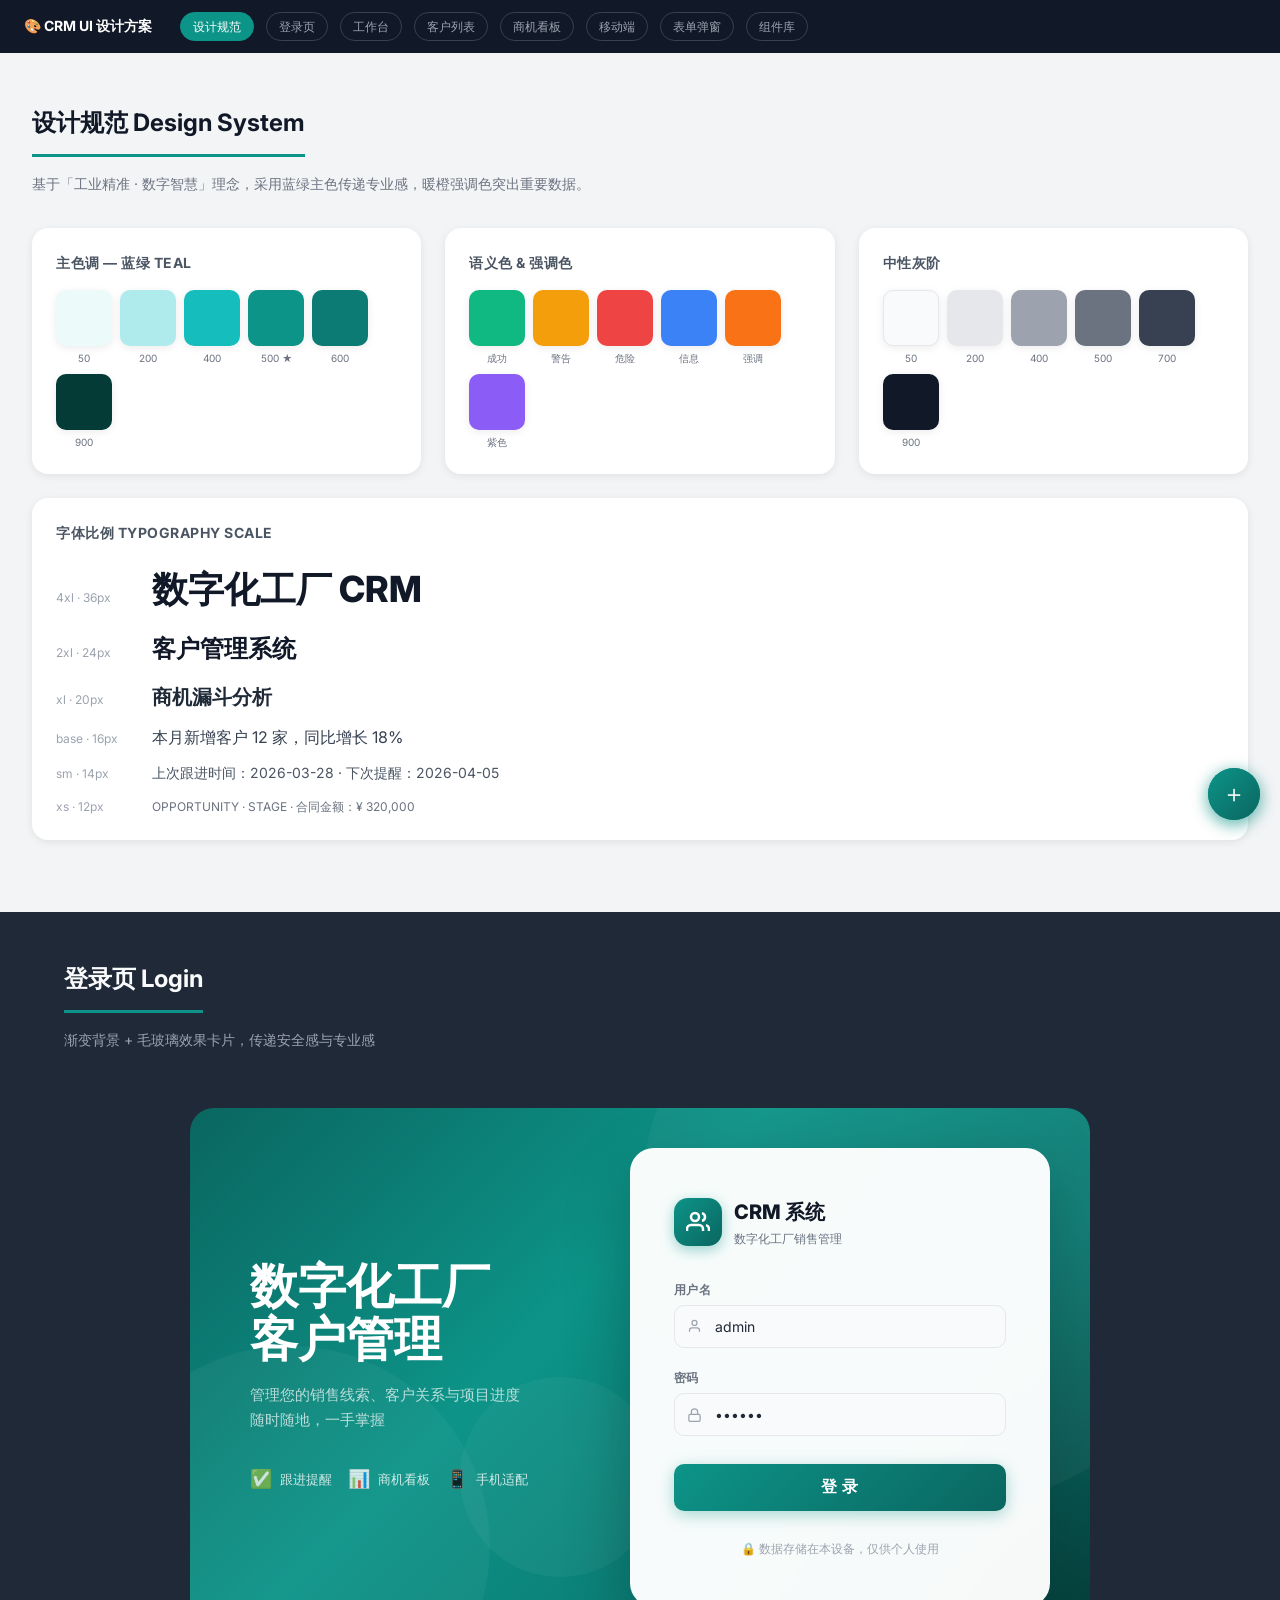
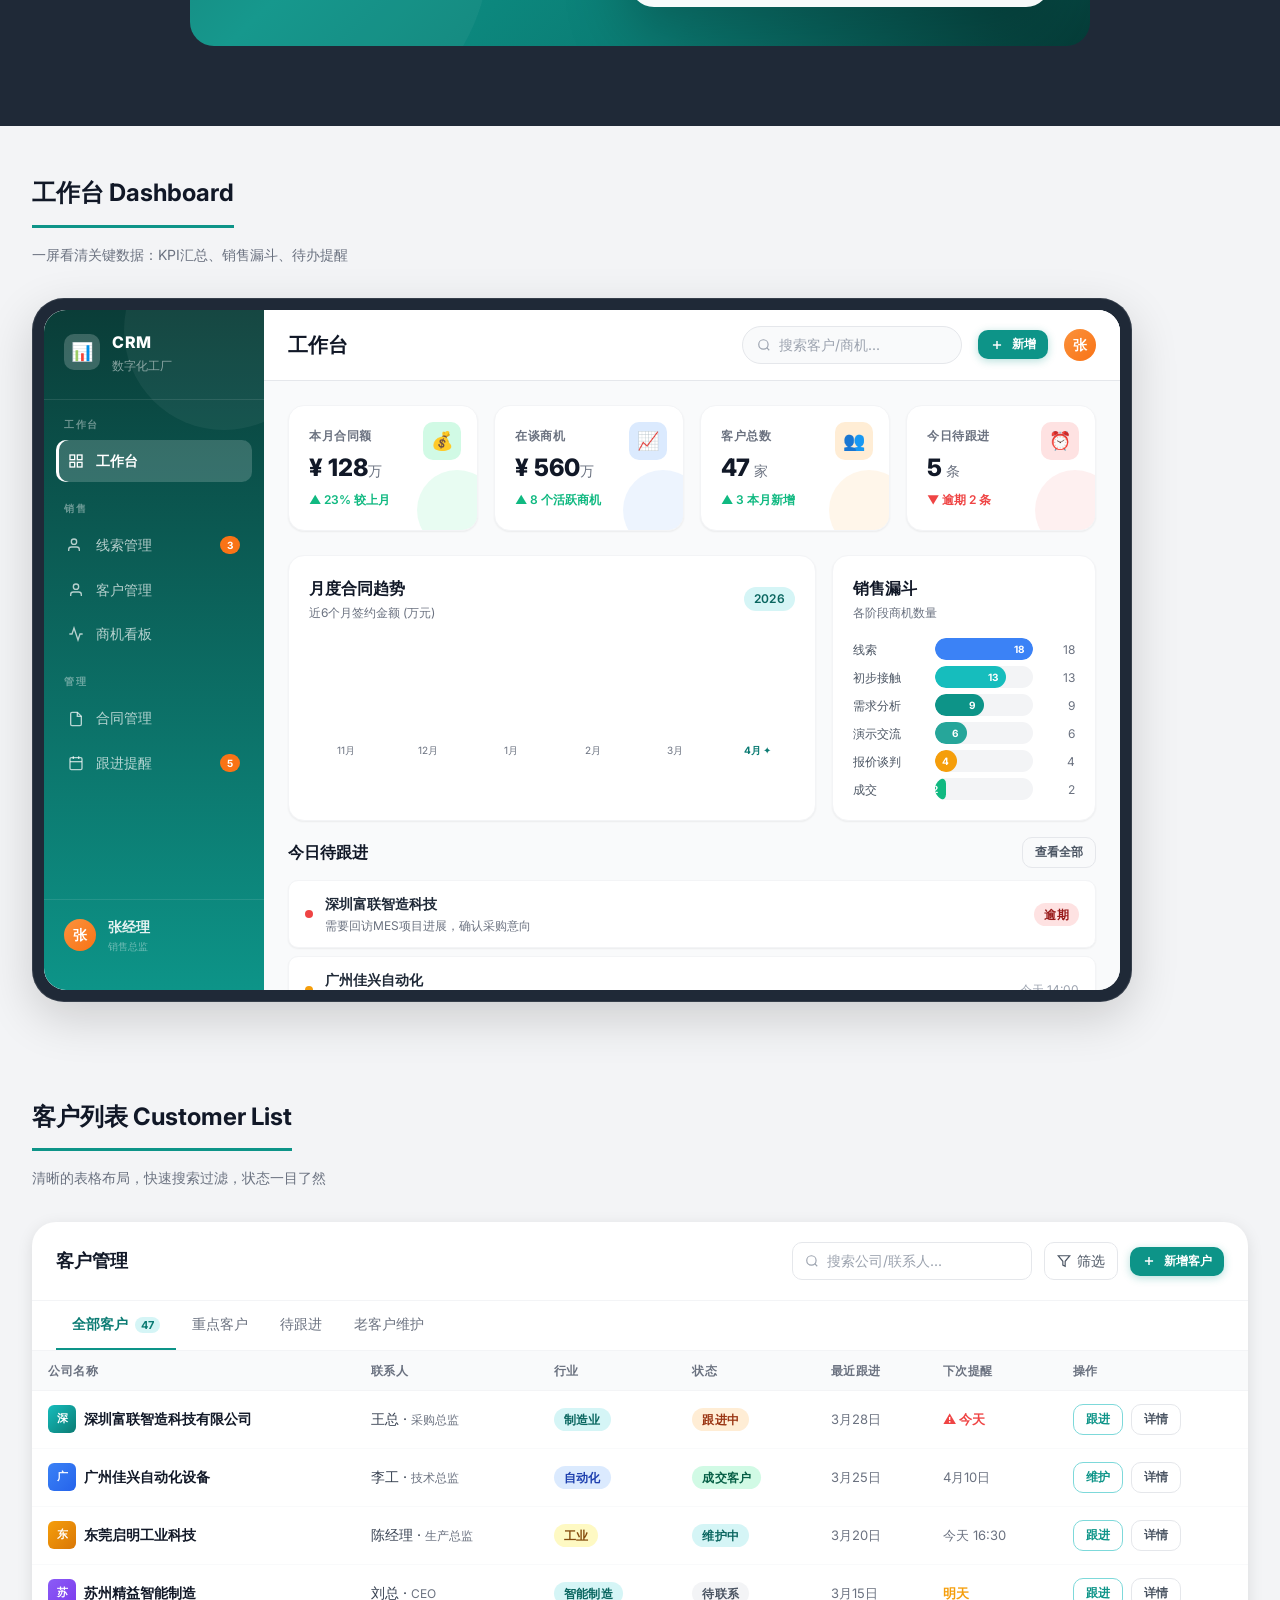
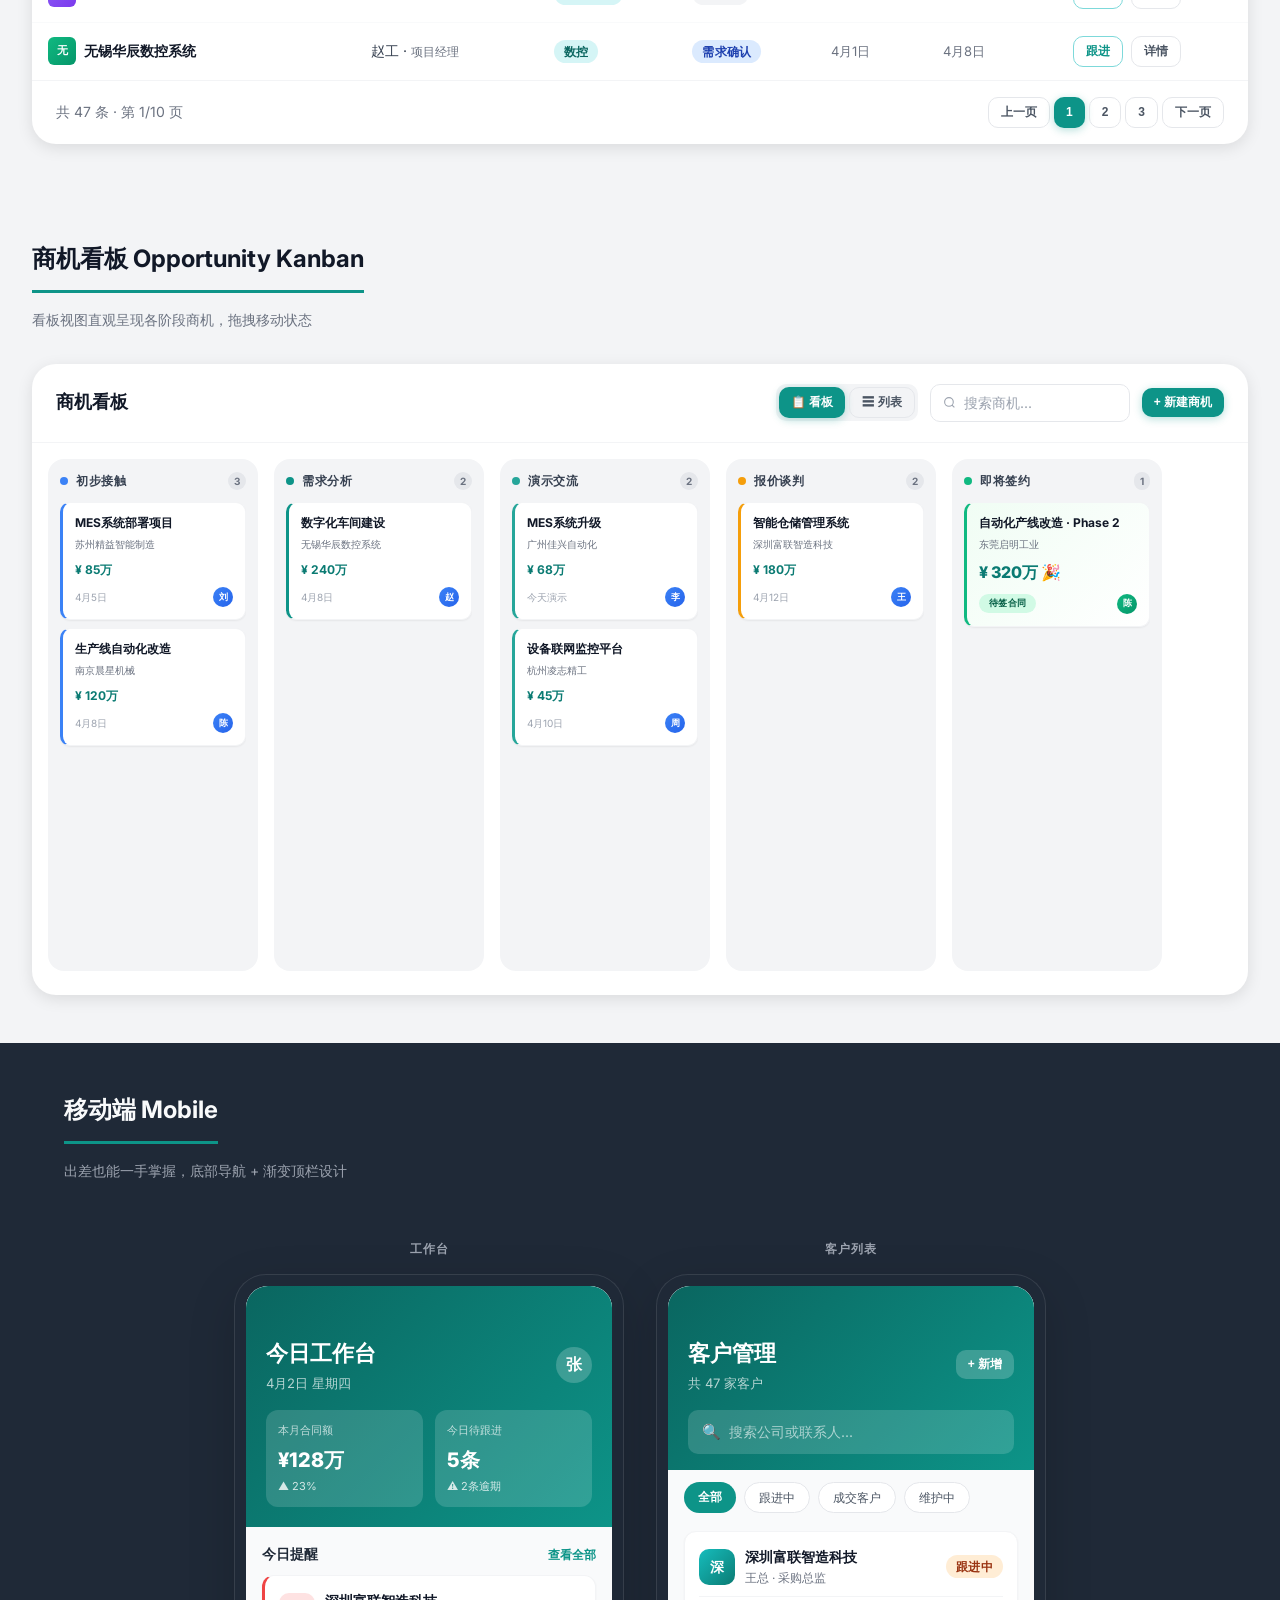
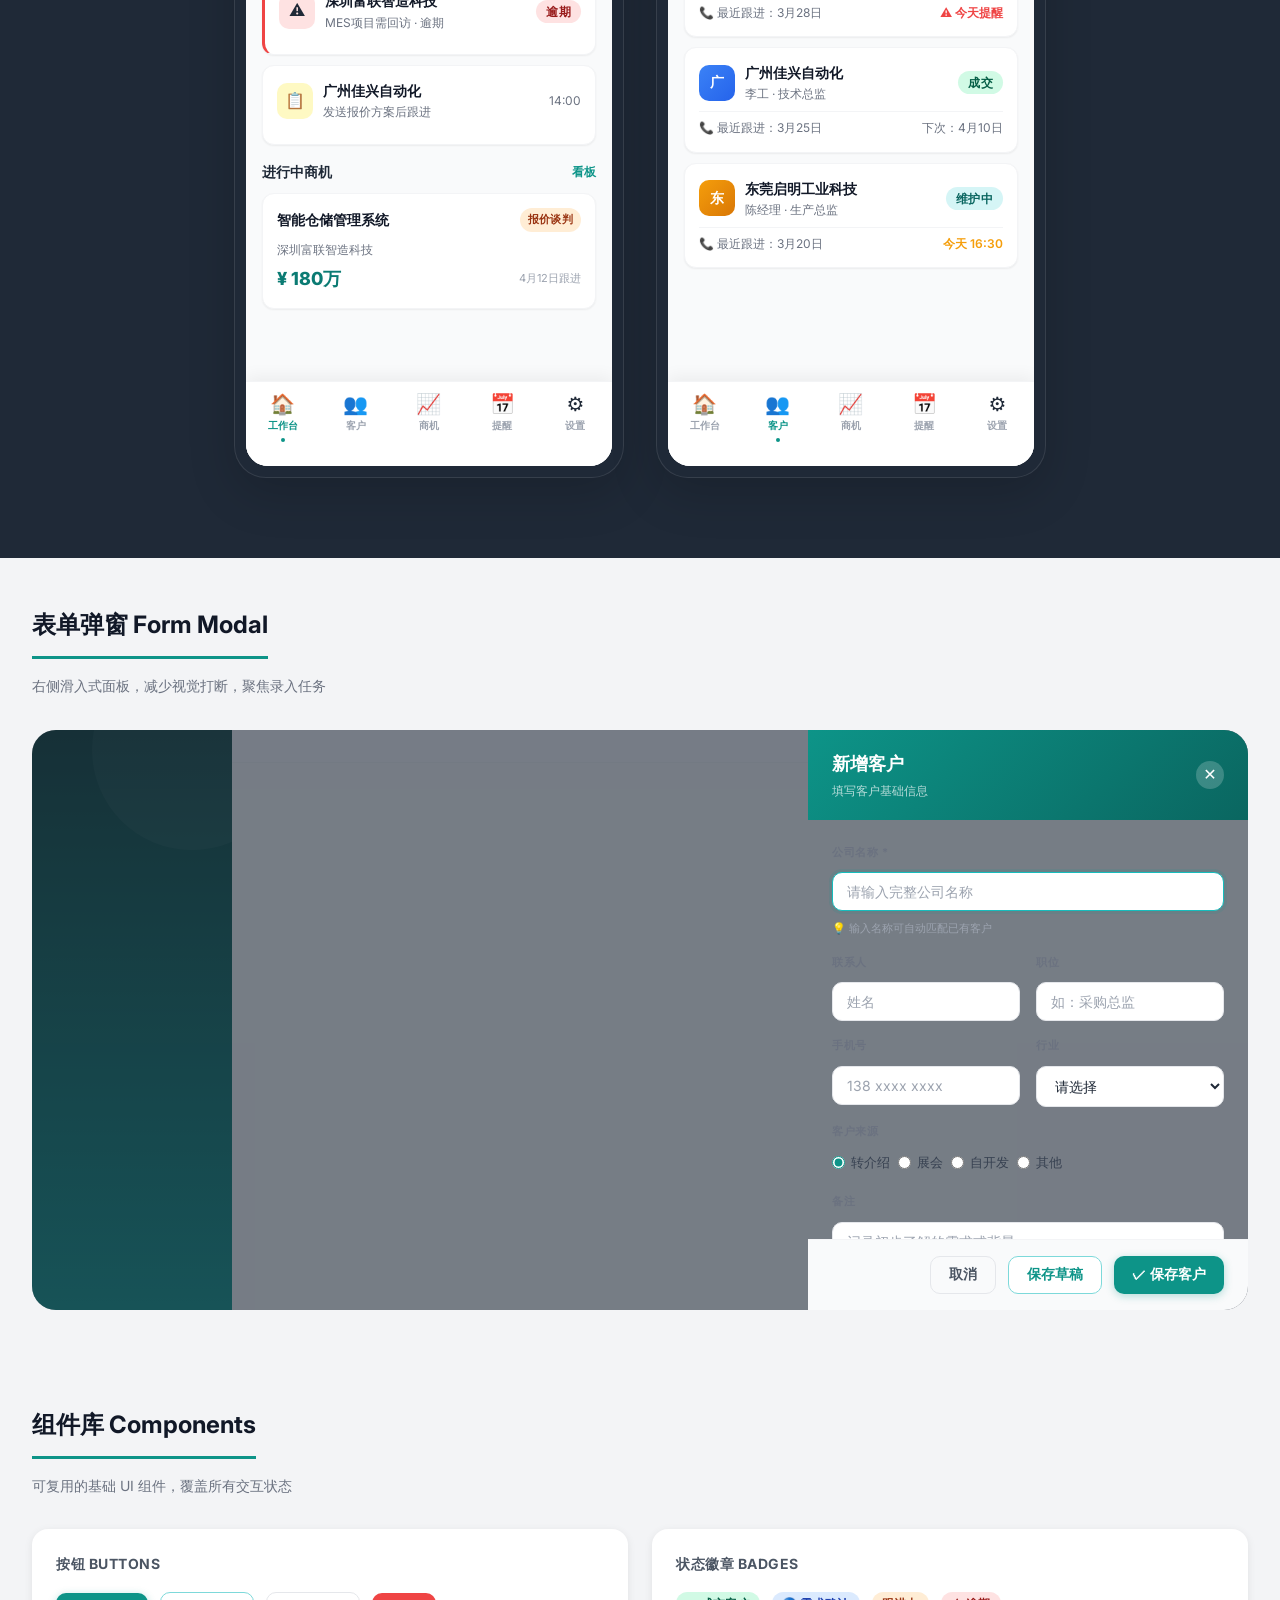
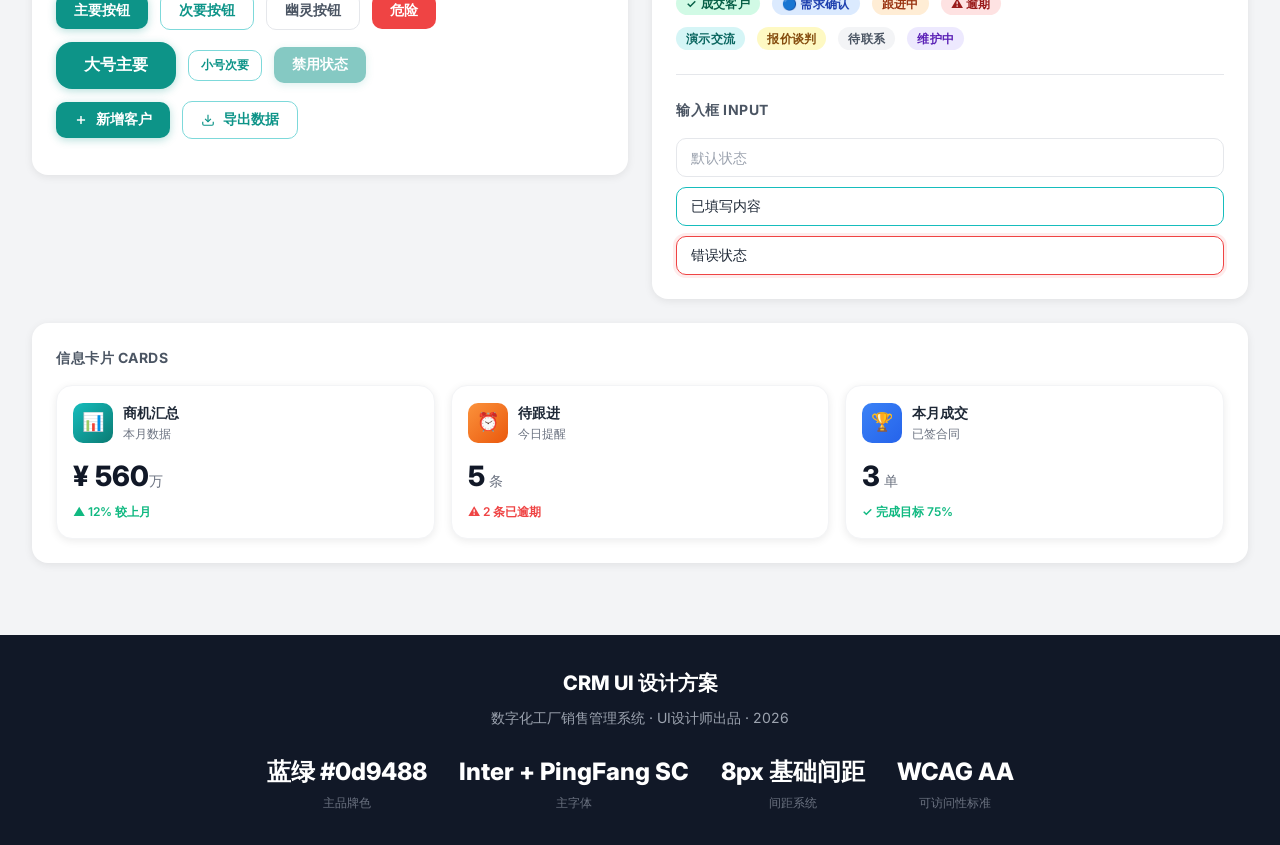
<file: ui-design-proposal.html>
<!DOCTYPE html>
<html lang="zh-CN">
<head>
<meta charset="UTF-8">
<meta name="viewport" content="width=device-width, initial-scale=1.0">
<title>CRM 系统 · UI 设计方案</title>
<link rel="preconnect" href="https://fonts.googleapis.com">
<link href="https://fonts.googleapis.com/css2?family=Inter:wght@400;500;600;700&display=swap" rel="stylesheet">
<style>
/* =====================================================
   设计令牌系统 Design Tokens
   ===================================================== */
:root {
  /* 主色 - 工业蓝绿（数字化工厂感） */
  --primary-50:  #edfafa;
  --primary-100: #d5f5f6;
  --primary-200: #afeaec;
  --primary-300: #7dd9da;
  --primary-400: #16bdbd;
  --primary-500: #0d9488;  /* 核心品牌色 */
  --primary-600: #0b7b73;
  --primary-700: #0a6660;
  --primary-800: #084f4a;
  --primary-900: #053b37;

  /* 辅助色 - 暖橙（强调/预警） */
  --accent-400: #fb923c;
  --accent-500: #f97316;

  /* 语义色 */
  --success:  #10b981;
  --warning:  #f59e0b;
  --danger:   #ef4444;
  --info:     #3b82f6;

  /* 中性灰 */
  --gray-50:  #f9fafb;
  --gray-100: #f3f4f6;
  --gray-200: #e5e7eb;
  --gray-300: #d1d5db;
  --gray-400: #9ca3af;
  --gray-500: #6b7280;
  --gray-600: #4b5563;
  --gray-700: #374151;
  --gray-800: #1f2937;
  --gray-900: #111827;

  /* 字体 */
  --font: 'Inter', 'PingFang SC', 'Microsoft YaHei', system-ui, sans-serif;

  /* 字号比例 */
  --text-xs:   0.75rem;
  --text-sm:   0.875rem;
  --text-base: 1rem;
  --text-lg:   1.125rem;
  --text-xl:   1.25rem;
  --text-2xl:  1.5rem;
  --text-3xl:  1.875rem;
  --text-4xl:  2.25rem;

  /* 间距 */
  --sp-1: 4px; --sp-2: 8px; --sp-3: 12px; --sp-4: 16px;
  --sp-5: 20px; --sp-6: 24px; --sp-8: 32px; --sp-10: 40px;
  --sp-12: 48px; --sp-16: 64px;

  /* 圆角 */
  --radius-sm: 6px;
  --radius-md: 10px;
  --radius-lg: 16px;
  --radius-xl: 24px;
  --radius-full: 9999px;

  /* 阴影 */
  --shadow-xs: 0 1px 2px rgba(0,0,0,.06);
  --shadow-sm: 0 2px 8px rgba(0,0,0,.08);
  --shadow-md: 0 4px 16px rgba(0,0,0,.10);
  --shadow-lg: 0 8px 32px rgba(0,0,0,.12);
  --shadow-xl: 0 16px 48px rgba(0,0,0,.16);

  /* 过渡 */
  --ease: 200ms cubic-bezier(.4,0,.2,1);
}

/* =====================================================
   页面导航框架（仅设计稿用）
   ===================================================== */
* { margin:0; padding:0; box-sizing:border-box; }
body {
  font-family: var(--font);
  background: var(--gray-100);
  color: var(--gray-800);
  line-height: 1.6;
}
.doc-nav {
  position: fixed; top:0; left:0; right:0; z-index:1000;
  background: var(--gray-900);
  padding: var(--sp-3) var(--sp-6);
  display: flex; align-items: center; gap: var(--sp-3);
  flex-wrap: wrap;
}
.doc-nav-title { color:#fff; font-weight:700; font-size:var(--text-sm); margin-right: var(--sp-4); white-space:nowrap; }
.doc-nav a {
  color: var(--gray-400); font-size: var(--text-xs); font-weight:500;
  text-decoration:none; padding: var(--sp-1) var(--sp-3);
  border-radius: var(--radius-full); border:1px solid var(--gray-700);
  transition: var(--ease); white-space:nowrap;
}
.doc-nav a:hover, .doc-nav a.active { color:#fff; background: var(--primary-500); border-color: var(--primary-500); }
.doc-body { padding-top: 56px; }

/* =====================================================
   设计规范区块
   ===================================================== */
.section {
  padding: var(--sp-12) var(--sp-8);
  max-width: 1280px; margin: 0 auto;
}
.section-title {
  font-size: var(--text-2xl); font-weight:700;
  color: var(--gray-900); margin-bottom: var(--sp-2);
  padding-bottom: var(--sp-3); border-bottom:3px solid var(--primary-500);
  display:inline-block;
}
.section-desc {
  color: var(--gray-500); font-size: var(--text-sm);
  margin-bottom: var(--sp-8); margin-top: var(--sp-2);
}
.row { display:flex; gap: var(--sp-6); flex-wrap:wrap; margin-bottom: var(--sp-6); }
.col { flex:1; min-width:200px; }

/* 颜色展示 */
.swatch-grid { display:flex; gap: var(--sp-2); flex-wrap:wrap; }
.swatch {
  width:56px; height:56px; border-radius: var(--radius-md);
  box-shadow: var(--shadow-sm); cursor:default;
  transition: transform var(--ease);
}
.swatch:hover { transform:scale(1.1); }
.swatch-label { font-size:10px; color: var(--gray-500); text-align:center; margin-top:4px; }

/* 字体展示 */
.typo-row { display:flex; flex-direction:column; gap: var(--sp-3); }
.typo-item { display:flex; align-items:baseline; gap: var(--sp-4); }
.typo-meta { font-size:var(--text-xs); color:var(--gray-400); width:80px; flex-shrink:0; }

/* =====================================================
   通用组件
   ===================================================== */
.badge {
  display:inline-flex; align-items:center; gap:4px;
  padding: 2px 10px; border-radius: var(--radius-full);
  font-size: var(--text-xs); font-weight:600; letter-spacing:.3px;
}
.badge-green  { background:#d1fae5; color:#065f46; }
.badge-blue   { background:#dbeafe; color:#1e40af; }
.badge-orange { background:#ffedd5; color:#9a3412; }
.badge-red    { background:#fee2e2; color:#991b1b; }
.badge-gray   { background:var(--gray-100); color:var(--gray-600); }
.badge-teal   { background:var(--primary-100); color:var(--primary-700); }
.badge-yellow { background:#fef9c3; color:#854d0e; }

.btn {
  display:inline-flex; align-items:center; gap: var(--sp-2);
  padding: 9px 18px; border-radius: var(--radius-md);
  font-size: var(--text-sm); font-weight:600;
  border:none; cursor:pointer; transition: var(--ease);
  text-decoration:none; white-space:nowrap;
}
.btn-primary {
  background: var(--primary-500); color:#fff;
  box-shadow: 0 2px 8px rgba(13,148,136,.3);
}
.btn-primary:hover { background: var(--primary-600); transform:translateY(-1px); box-shadow: 0 4px 14px rgba(13,148,136,.4); }
.btn-outline {
  background:#fff; color: var(--primary-500);
  border:1.5px solid var(--primary-300);
}
.btn-outline:hover { background: var(--primary-50); border-color: var(--primary-500); }
.btn-ghost {
  background:transparent; color: var(--gray-600);
  border:1.5px solid var(--gray-200);
}
.btn-ghost:hover { background: var(--gray-100); }
.btn-danger { background: var(--danger); color:#fff; }
.btn-sm { padding: 6px 12px; font-size: var(--text-xs); }
.btn-lg { padding: 13px 28px; font-size: var(--text-base); border-radius: var(--radius-lg); }
.btn-icon { padding: 8px; border-radius: var(--radius-md); width:36px; height:36px; justify-content:center; }

.card {
  background:#fff; border-radius: var(--radius-lg);
  box-shadow: var(--shadow-sm);
  border:1px solid var(--gray-100);
  overflow:hidden;
}
.card-hover { transition: var(--ease); }
.card-hover:hover { box-shadow: var(--shadow-md); transform:translateY(-2px); }

.input {
  width:100%; padding: 10px 14px;
  border:1.5px solid var(--gray-200);
  border-radius: var(--radius-md);
  font-size: var(--text-sm); font-family: var(--font);
  color: var(--gray-800); background:#fff;
  outline:none; transition: var(--ease);
}
.input:focus { border-color: var(--primary-400); box-shadow: 0 0 0 3px rgba(13,148,136,.12); }
.input::placeholder { color: var(--gray-400); }
label { font-size: var(--text-xs); font-weight:600; color: var(--gray-600); display:block; margin-bottom:5px; letter-spacing:.3px; text-transform:uppercase; }

/* SVG图标（内联） */
svg { display:inline-block; vertical-align:middle; }

/* =====================================================
   屏幕外框（模拟设备）
   ===================================================== */
.device-frame {
  background: var(--gray-800);
  border-radius: 32px;
  padding: 12px;
  box-shadow: var(--shadow-xl), inset 0 0 0 1px rgba(255,255,255,.1);
  display:inline-block;
}
.device-screen {
  border-radius: 22px; overflow:hidden;
  background:#fff; position:relative;
}
.device-mobile { width:390px; }
.device-mobile .device-screen { height:780px; overflow-y:auto; }
.device-desktop { width:1100px; }
.device-desktop .device-screen { height:680px; overflow:hidden; }

/* =====================================================
   ① 登录页设计
   ===================================================== */
.login-page {
  min-height:100vh;
  background: linear-gradient(135deg, #0a6660 0%, #0d9488 40%, #0b7b73 70%, #053b37 100%);
  display:flex; align-items:center; justify-content:center;
  position:relative; overflow:hidden;
}
.login-bg-circle {
  position:absolute; border-radius:50%;
  background: rgba(255,255,255,.04);
}
.login-bg-circle:nth-child(1) { width:600px; height:600px; top:-200px; right:-150px; }
.login-bg-circle:nth-child(2) { width:400px; height:400px; bottom:-100px; left:-100px; }
.login-bg-circle:nth-child(3) { width:200px; height:200px; top:50%; left:30%; }
.login-card {
  background: rgba(255,255,255,.97);
  backdrop-filter: blur(20px);
  border-radius: 24px;
  padding: 48px 44px;
  width: 420px;
  box-shadow: 0 24px 64px rgba(0,0,0,.25);
  position:relative; z-index:1;
}
.login-logo {
  display:flex; align-items:center; gap: var(--sp-3); margin-bottom: var(--sp-8);
}
.login-logo-icon {
  width:48px; height:48px; border-radius:14px;
  background: linear-gradient(135deg, var(--primary-500), var(--primary-700));
  display:flex; align-items:center; justify-content:center;
  box-shadow: 0 4px 14px rgba(13,148,136,.4);
}
.login-logo-text h1 { font-size: var(--text-xl); font-weight:800; color: var(--gray-900); }
.login-logo-text p { font-size: var(--text-xs); color: var(--gray-500); margin-top:1px; }
.login-form { display:flex; flex-direction:column; gap: var(--sp-5); }
.login-field label { font-size: var(--text-xs); font-weight:700; color: var(--gray-500); margin-bottom:6px; }
.login-input-wrap { position:relative; }
.login-input-wrap svg { position:absolute; left:13px; top:50%; transform:translateY(-50%); color: var(--gray-400); }
.login-input {
  width:100%; padding: 12px 14px 12px 40px;
  border:1.5px solid var(--gray-200); border-radius: var(--radius-md);
  font-size: var(--text-sm); font-family: var(--font); outline:none;
  transition: var(--ease); background: var(--gray-50); color: var(--gray-800);
}
.login-input:focus { border-color: var(--primary-400); background:#fff; box-shadow: 0 0 0 3px rgba(13,148,136,.12); }
.login-btn {
  width:100%; padding:13px; border-radius: var(--radius-md);
  background: linear-gradient(135deg, var(--primary-500), var(--primary-700));
  color:#fff; font-size: var(--text-base); font-weight:700;
  border:none; cursor:pointer; margin-top: var(--sp-2);
  box-shadow: 0 4px 16px rgba(13,148,136,.35);
  transition: var(--ease);
  letter-spacing:.3px;
}
.login-btn:hover { transform:translateY(-1px); box-shadow: 0 6px 20px rgba(13,148,136,.45); }
.login-hint { font-size: var(--text-xs); color: var(--gray-400); text-align:center; margin-top: var(--sp-2); }

/* =====================================================
   ② 主布局（电脑端）
   ===================================================== */
.app-layout {
  display:flex; height:680px; background: var(--gray-50); overflow:hidden;
}

/* 侧边栏 */
.sidebar {
  width:220px; flex-shrink:0;
  background: linear-gradient(180deg, #0a3d38 0%, #0d9488 100%);
  display:flex; flex-direction:column;
  padding: var(--sp-5) 0;
  position:relative; overflow:hidden;
}
.sidebar::before {
  content:''; position:absolute; top:-80px; right:-60px;
  width:200px; height:200px; border-radius:50%;
  background: rgba(255,255,255,.05);
}
.sidebar-logo {
  padding: 0 var(--sp-5) var(--sp-6);
  display:flex; align-items:center; gap: var(--sp-3);
  border-bottom:1px solid rgba(255,255,255,.1);
  margin-bottom: var(--sp-4);
}
.sidebar-logo-icon {
  width:36px; height:36px; border-radius:10px;
  background: rgba(255,255,255,.2);
  display:flex; align-items:center; justify-content:center;
  font-size:18px;
}
.sidebar-logo-text { color:#fff; font-size:var(--text-base); font-weight:800; letter-spacing:.5px; }
.sidebar-logo-sub { color:rgba(255,255,255,.5); font-size:var(--text-xs); }

.nav-group { padding: 0 var(--sp-3); margin-bottom: var(--sp-4); }
.nav-group-label {
  font-size:10px; font-weight:700; letter-spacing:1.5px;
  color:rgba(255,255,255,.4); padding: 0 var(--sp-2) var(--sp-2);
  text-transform:uppercase;
}
.nav-item {
  display:flex; align-items:center; gap: var(--sp-3);
  padding: 10px var(--sp-3); border-radius: var(--radius-md);
  color:rgba(255,255,255,.7); font-size: var(--text-sm); font-weight:500;
  cursor:pointer; transition: var(--ease); margin-bottom:2px;
  position:relative;
}
.nav-item:hover { background:rgba(255,255,255,.1); color:#fff; }
.nav-item.active {
  background:rgba(255,255,255,.18);
  color:#fff; font-weight:700;
  box-shadow: inset 3px 0 0 #fff;
}
.nav-item .nav-badge {
  margin-left:auto; background:var(--accent-500);
  color:#fff; font-size:10px; font-weight:700;
  padding:1px 6px; border-radius: var(--radius-full);
  min-width:20px; text-align:center;
}
.sidebar-footer {
  margin-top:auto; padding: var(--sp-4) var(--sp-5);
  border-top:1px solid rgba(255,255,255,.1);
  display:flex; align-items:center; gap: var(--sp-3);
}
.avatar {
  width:32px; height:32px; border-radius:50%;
  background: linear-gradient(135deg, #fb923c, #f97316);
  display:flex; align-items:center; justify-content:center;
  color:#fff; font-size:var(--text-sm); font-weight:700;
  flex-shrink:0;
}
.sidebar-user-name { color:rgba(255,255,255,.9); font-size:var(--text-sm); font-weight:600; }
.sidebar-user-role { color:rgba(255,255,255,.4); font-size:10px; }

/* 主内容区 */
.main-content { flex:1; overflow-y:auto; display:flex; flex-direction:column; }

/* 顶栏 */
.topbar {
  background:#fff; border-bottom:1px solid var(--gray-200);
  padding: var(--sp-4) var(--sp-6);
  display:flex; align-items:center; gap: var(--sp-4);
  position:sticky; top:0; z-index:10;
}
.topbar-title { font-size: var(--text-xl); font-weight:800; color: var(--gray-900); flex:1; }
.topbar-search {
  display:flex; align-items:center; gap: var(--sp-2);
  background: var(--gray-50); border:1.5px solid var(--gray-200);
  border-radius: var(--radius-full); padding: 7px 14px;
  font-size: var(--text-sm); color: var(--gray-400);
  cursor:pointer; width:220px; transition: var(--ease);
}
.topbar-search:hover { border-color: var(--primary-300); background:#fff; }

/* =====================================================
   ③ 工作台 Dashboard
   ===================================================== */
.page-content { padding: var(--sp-6); }

/* KPI 汇总条 */
.kpi-bar {
  display:grid; grid-template-columns:repeat(4,1fr); gap: var(--sp-4);
  margin-bottom: var(--sp-6);
}
.kpi-card {
  background:#fff; border-radius: var(--radius-lg);
  padding: var(--sp-5); border:1px solid var(--gray-100);
  box-shadow: var(--shadow-xs);
  transition: var(--ease); cursor:pointer;
  position:relative; overflow:hidden;
}
.kpi-card::before {
  content:''; position:absolute; bottom:-20px; right:-20px;
  width:80px; height:80px; border-radius:50%;
  background: var(--kpi-color, var(--primary-100));
  opacity:.5;
}
.kpi-card:hover { box-shadow: var(--shadow-md); transform:translateY(-2px); }
.kpi-label { font-size: var(--text-xs); font-weight:700; color: var(--gray-500); letter-spacing:.5px; text-transform:uppercase; margin-bottom: var(--sp-2); }
.kpi-value { font-size: var(--text-2xl); font-weight:800; color: var(--gray-900); line-height:1.2; }
.kpi-value span { font-size:var(--text-sm); font-weight:500; color: var(--gray-500); }
.kpi-trend { margin-top: var(--sp-2); font-size: var(--text-xs); font-weight:600; display:flex; align-items:center; gap:3px; }
.kpi-trend.up { color: var(--success); }
.kpi-trend.down { color: var(--danger); }
.kpi-icon {
  position:absolute; top: var(--sp-4); right: var(--sp-4);
  width:38px; height:38px; border-radius: var(--radius-md);
  display:flex; align-items:center; justify-content:center;
  font-size:18px;
}

/* 图表行 */
.chart-row { display:grid; grid-template-columns:2fr 1fr; gap: var(--sp-4); margin-bottom: var(--sp-4); }
.chart-card { background:#fff; border-radius: var(--radius-lg); padding: var(--sp-5); border:1px solid var(--gray-100); box-shadow: var(--shadow-xs); }
.chart-header { display:flex; align-items:center; justify-content:space-between; margin-bottom: var(--sp-4); }
.chart-title { font-size: var(--text-base); font-weight:700; color: var(--gray-900); }
.chart-subtitle { font-size: var(--text-xs); color: var(--gray-500); margin-top:2px; }

/* 虚拟柱状图 */
.bar-chart { display:flex; align-items:flex-end; gap: var(--sp-2); height:120px; }
.bar-group { display:flex; flex-direction:column; align-items:center; gap:4px; flex:1; }
.bar { border-radius: var(--radius-sm) var(--radius-sm) 0 0; width:100%; transition: var(--ease); cursor:pointer; }
.bar:hover { opacity:.8; }
.bar-label { font-size:10px; color: var(--gray-500); }

/* 漏斗图 */
.funnel { display:flex; flex-direction:column; gap:6px; }
.funnel-item { display:flex; align-items:center; gap: var(--sp-3); }
.funnel-bar-wrap { flex:1; background: var(--gray-100); border-radius: var(--radius-full); height:22px; overflow:hidden; }
.funnel-bar { height:100%; border-radius: var(--radius-full); display:flex; align-items:center; justify-content:flex-end; padding-right:8px; font-size:10px; color:#fff; font-weight:700; transition: var(--ease); }
.funnel-label { font-size:var(--text-xs); color: var(--gray-600); width:70px; flex-shrink:0; font-weight:500; }
.funnel-num { font-size:var(--text-xs); color: var(--gray-500); width:30px; text-align:right; flex-shrink:0; }

/* 待办提醒列表 */
.reminder-list { display:flex; flex-direction:column; gap: var(--sp-2); }
.reminder-item {
  display:flex; align-items:center; gap: var(--sp-3);
  padding: var(--sp-3) var(--sp-4); background:#fff;
  border-radius: var(--radius-md); border:1px solid var(--gray-100);
  box-shadow: var(--shadow-xs); cursor:pointer; transition: var(--ease);
}
.reminder-item:hover { box-shadow: var(--shadow-sm); border-color: var(--primary-200); }
.reminder-dot {
  width:8px; height:8px; border-radius:50%; flex-shrink:0;
}
.reminder-main { flex:1; min-width:0; }
.reminder-company { font-size: var(--text-sm); font-weight:600; color: var(--gray-800); }
.reminder-desc { font-size: var(--text-xs); color: var(--gray-500); white-space:nowrap; overflow:hidden; text-overflow:ellipsis; }
.reminder-time { font-size: var(--text-xs); color: var(--gray-400); flex-shrink:0; }

/* =====================================================
   ④ 客户列表页
   ===================================================== */
.table-wrap { background:#fff; border-radius: var(--radius-lg); border:1px solid var(--gray-100); box-shadow: var(--shadow-xs); overflow:hidden; }
.table-toolbar {
  padding: var(--sp-4) var(--sp-5);
  display:flex; align-items:center; gap: var(--sp-3);
  border-bottom:1px solid var(--gray-100);
  background: var(--gray-50);
}
.search-input {
  display:flex; align-items:center; gap: var(--sp-2);
  background:#fff; border:1.5px solid var(--gray-200);
  border-radius: var(--radius-md); padding: 7px 12px;
  font-size: var(--text-sm); color: var(--gray-400);
  width:220px;
}
.filter-btn {
  display:flex; align-items:center; gap:6px;
  padding: 7px 12px; background:#fff; border:1.5px solid var(--gray-200);
  border-radius: var(--radius-md); font-size: var(--text-sm);
  color: var(--gray-600); cursor:pointer;
}
table { width:100%; border-collapse:collapse; }
thead tr { background: var(--gray-50); }
th {
  padding: 10px 16px; text-align:left;
  font-size: var(--text-xs); font-weight:700; color: var(--gray-500);
  letter-spacing:.5px; text-transform:uppercase; border-bottom:1px solid var(--gray-100);
}
td { padding: 13px 16px; font-size: var(--text-sm); color: var(--gray-700); border-bottom:1px solid var(--gray-50); }
tr:last-child td { border-bottom:none; }
tbody tr { transition: var(--ease); cursor:pointer; }
tbody tr:hover { background: var(--primary-50); }
.td-company { font-weight:600; color: var(--gray-900); display:flex; align-items:center; gap: var(--sp-2); }
.company-icon {
  width:28px; height:28px; border-radius: var(--radius-sm);
  background: linear-gradient(135deg, var(--primary-400), var(--primary-600));
  color:#fff; font-size:11px; font-weight:700;
  display:flex; align-items:center; justify-content:center; flex-shrink:0;
}
.td-action { display:flex; gap: var(--sp-2); }

/* =====================================================
   ⑤ 商机看板
   ===================================================== */
.kanban-board {
  display:flex; gap: var(--sp-4); overflow-x:auto;
  padding-bottom: var(--sp-2); height:520px;
}
.kanban-col {
  flex-shrink:0; width:210px;
  background: var(--gray-100);
  border-radius: var(--radius-lg); padding: var(--sp-3);
  display:flex; flex-direction:column;
}
.kanban-col-header {
  display:flex; align-items:center; justify-content:space-between;
  margin-bottom: var(--sp-3);
}
.kanban-col-title {
  display:flex; align-items:center; gap: var(--sp-2);
  font-size: var(--text-xs); font-weight:700; color: var(--gray-700);
  text-transform:uppercase; letter-spacing:.5px;
}
.kanban-stage-dot { width:8px; height:8px; border-radius:50%; flex-shrink:0; }
.kanban-col-count {
  font-size:10px; color: var(--gray-500);
  background: var(--gray-200); border-radius: var(--radius-full);
  padding:1px 6px; font-weight:700;
}
.kanban-cards { display:flex; flex-direction:column; gap: var(--sp-2); flex:1; overflow-y:auto; }
.kanban-card {
  background:#fff; border-radius: var(--radius-md);
  padding: var(--sp-3); border:1px solid var(--gray-100);
  box-shadow: var(--shadow-xs); cursor:pointer; transition: var(--ease);
  border-left: 3px solid var(--stage-color, var(--gray-300));
}
.kanban-card:hover { box-shadow: var(--shadow-sm); transform:translateY(-1px); }
.kanban-card-title { font-size: var(--text-xs); font-weight:700; color: var(--gray-900); margin-bottom:4px; line-height:1.4; }
.kanban-card-company { font-size:10px; color: var(--gray-500); margin-bottom: var(--sp-2); }
.kanban-card-amount { font-size: var(--text-xs); font-weight:700; color: var(--primary-600); }
.kanban-card-footer { display:flex; align-items:center; justify-content:space-between; margin-top: var(--sp-2); }
.kanban-card-date { font-size:10px; color: var(--gray-400); }
.kanban-card-avatar {
  width:20px; height:20px; border-radius:50%;
  background: linear-gradient(135deg, var(--info), #2563eb);
  color:#fff; font-size:9px; font-weight:700;
  display:flex; align-items:center; justify-content:center;
}

/* =====================================================
   ⑥ 移动端布局
   ===================================================== */
.mobile-app {
  background: var(--gray-50);
  min-height:780px;
  display:flex; flex-direction:column;
}
.mobile-header {
  background: linear-gradient(135deg, #0a6660, #0d9488);
  padding: 50px 20px 20px;
  color:#fff;
}
.mobile-header-top { display:flex; align-items:center; justify-content:space-between; margin-bottom:16px; }
.mobile-header-title { font-size:22px; font-weight:800; }
.mobile-header-sub { font-size:13px; opacity:.7; margin-top:2px; }
.mobile-avatar { width:36px; height:36px; border-radius:50%; background:rgba(255,255,255,.2); display:flex; align-items:center; justify-content:center; font-weight:700; }
.mobile-kpi { display:grid; grid-template-columns:1fr 1fr; gap:12px; margin-top:16px; }
.mobile-kpi-card { background:rgba(255,255,255,.15); border-radius:12px; padding:12px; }
.mobile-kpi-label { font-size:11px; opacity:.7; margin-bottom:4px; }
.mobile-kpi-value { font-size:20px; font-weight:800; }
.mobile-kpi-trend { font-size:11px; opacity:.8; margin-top:2px; }
.mobile-content { flex:1; padding:16px; }
.mobile-section-title { font-size:14px; font-weight:700; color: var(--gray-800); margin-bottom:10px; display:flex; align-items:center; justify-content:space-between; }
.mobile-section-more { font-size:12px; color: var(--primary-500); font-weight:600; }
.mobile-card {
  background:#fff; border-radius:12px; padding:14px;
  margin-bottom:10px; box-shadow: var(--shadow-xs);
  border:1px solid var(--gray-100);
}
.mobile-card-header { display:flex; align-items:center; gap:10px; margin-bottom:8px; }
.mobile-card-icon { width:36px; height:36px; border-radius:10px; display:flex; align-items:center; justify-content:center; font-size:16px; flex-shrink:0; }
.mobile-card-title { font-size:14px; font-weight:700; color: var(--gray-900); }
.mobile-card-sub { font-size:12px; color: var(--gray-500); }
.mobile-card-row { display:flex; justify-content:space-between; align-items:center; }
.mobile-card-amount { font-size:18px; font-weight:800; color: var(--primary-600); }
.mobile-card-stage { font-size:11px; padding:3px 8px; border-radius: var(--radius-full); font-weight:600; }
.mobile-fab {
  position:fixed; bottom:80px; right:20px;
  width:52px; height:52px; border-radius:50%;
  background: linear-gradient(135deg, var(--primary-500), var(--primary-700));
  color:#fff; display:flex; align-items:center; justify-content:center;
  font-size:24px; box-shadow: 0 4px 16px rgba(13,148,136,.4);
  cursor:pointer; transition: var(--ease); z-index:100;
}
.mobile-fab:hover { transform:scale(1.1); }
.mobile-bottom-nav {
  position:sticky; bottom:0;
  background:#fff; border-top:1px solid var(--gray-100);
  display:grid; grid-template-columns:repeat(5,1fr);
  padding: 8px 0 20px; box-shadow: 0 -4px 16px rgba(0,0,0,.06);
}
.mobile-nav-item { display:flex; flex-direction:column; align-items:center; gap:3px; cursor:pointer; padding: 4px 0; transition: var(--ease); }
.mobile-nav-icon { font-size:20px; line-height:1; }
.mobile-nav-label { font-size:10px; font-weight:600; color: var(--gray-400); }
.mobile-nav-item.active .mobile-nav-label { color: var(--primary-500); }
.mobile-nav-dot { width:4px; height:4px; border-radius:50%; background: var(--primary-500); margin-top:2px; }

/* =====================================================
   ⑦ 新增客户 Modal 设计
   ===================================================== */
.modal-overlay {
  background:rgba(0,0,0,.45); backdrop-filter:blur(4px);
  display:flex; align-items:flex-start; justify-content:flex-end;
  padding: var(--sp-4);
}
.modal-panel {
  background:#fff; border-radius: var(--radius-xl);
  width:420px; box-shadow: var(--shadow-xl);
  overflow:hidden; max-height:600px; overflow-y:auto;
}
.modal-header {
  padding: var(--sp-5) var(--sp-6);
  background: linear-gradient(135deg, var(--primary-500), var(--primary-700));
  color:#fff;
  display:flex; align-items:center; justify-content:space-between;
}
.modal-title { font-size: var(--text-lg); font-weight:800; }
.modal-close {
  width:28px; height:28px; border-radius:50%;
  background:rgba(255,255,255,.2); color:#fff;
  display:flex; align-items:center; justify-content:center;
  cursor:pointer; font-size:16px; font-weight:700;
  transition: var(--ease);
}
.modal-close:hover { background:rgba(255,255,255,.35); }
.modal-body { padding: var(--sp-6); display:flex; flex-direction:column; gap: var(--sp-4); }
.form-row { display:grid; grid-template-columns:1fr 1fr; gap: var(--sp-4); }
.form-group { display:flex; flex-direction:column; gap:6px; }
.form-group label { font-size:11px; font-weight:700; color: var(--gray-500); text-transform:uppercase; letter-spacing:.5px; }
.modal-footer { padding: var(--sp-4) var(--sp-6); border-top:1px solid var(--gray-100); display:flex; gap: var(--sp-3); justify-content:flex-end; background: var(--gray-50); }

/* =====================================================
   设计展示页框架
   ===================================================== */
.screen-label {
  text-align:center; margin-bottom: var(--sp-4);
  font-size: var(--text-xs); font-weight:700; color: var(--gray-500);
  letter-spacing:1px; text-transform:uppercase;
}
.showcase-row {
  display:flex; gap: var(--sp-8); align-items:flex-start; flex-wrap:wrap;
  justify-content:center; padding: var(--sp-8);
}
.showcase-item { display:flex; flex-direction:column; align-items:center; }
.section-bg { background: var(--gray-800); padding: var(--sp-12) var(--sp-8); }
.section-bg .section-title { color: var(--gray-100); }
.section-bg .section-desc { color: var(--gray-400); }

/* 分割线 */
.divider { height:1px; background: var(--gray-200); margin: var(--sp-6) 0; }

/* 组件展示卡 */
.comp-section { background:#fff; border-radius: var(--radius-lg); padding: var(--sp-6); box-shadow: var(--shadow-sm); }
.comp-section-title { font-size: var(--text-sm); font-weight:700; color: var(--gray-600); text-transform:uppercase; letter-spacing:.5px; margin-bottom: var(--sp-4); }
.comp-row { display:flex; align-items:center; gap: var(--sp-3); flex-wrap:wrap; margin-bottom: var(--sp-3); }
</style>
</head>
<body>

<!-- 顶部导航 -->
<nav class="doc-nav">
  <span class="doc-nav-title">🎨 CRM UI 设计方案</span>
  <a href="#tokens" class="active">设计规范</a>
  <a href="#login">登录页</a>
  <a href="#dashboard">工作台</a>
  <a href="#customers">客户列表</a>
  <a href="#kanban">商机看板</a>
  <a href="#mobile">移动端</a>
  <a href="#modal">表单弹窗</a>
  <a href="#components">组件库</a>
</nav>

<div class="doc-body">

<!-- ====================================================
     1. 设计规范
     ==================================================== -->
<div class="section" id="tokens">
  <h2 class="section-title">设计规范 Design System</h2>
  <p class="section-desc">基于「工业精准 · 数字智慧」理念，采用蓝绿主色传递专业感，暖橙强调色突出重要数据。</p>

  <div class="row">
    <!-- 色彩 -->
    <div class="col">
      <div class="comp-section">
        <div class="comp-section-title">主色调 — 蓝绿 Teal</div>
        <div class="swatch-grid">
          <div><div class="swatch" style="background:#edfafa"></div><div class="swatch-label">50</div></div>
          <div><div class="swatch" style="background:#afeaec"></div><div class="swatch-label">200</div></div>
          <div><div class="swatch" style="background:#16bdbd"></div><div class="swatch-label">400</div></div>
          <div><div class="swatch" style="background:#0d9488"></div><div class="swatch-label">500 ★</div></div>
          <div><div class="swatch" style="background:#0b7b73"></div><div class="swatch-label">600</div></div>
          <div><div class="swatch" style="background:#053b37"></div><div class="swatch-label">900</div></div>
        </div>
      </div>
    </div>
    <div class="col">
      <div class="comp-section">
        <div class="comp-section-title">语义色 & 强调色</div>
        <div class="swatch-grid">
          <div><div class="swatch" style="background:#10b981"></div><div class="swatch-label">成功</div></div>
          <div><div class="swatch" style="background:#f59e0b"></div><div class="swatch-label">警告</div></div>
          <div><div class="swatch" style="background:#ef4444"></div><div class="swatch-label">危险</div></div>
          <div><div class="swatch" style="background:#3b82f6"></div><div class="swatch-label">信息</div></div>
          <div><div class="swatch" style="background:#f97316"></div><div class="swatch-label">强调</div></div>
          <div><div class="swatch" style="background:#8b5cf6"></div><div class="swatch-label">紫色</div></div>
        </div>
      </div>
    </div>
    <div class="col">
      <div class="comp-section">
        <div class="comp-section-title">中性灰阶</div>
        <div class="swatch-grid">
          <div><div class="swatch" style="background:#f9fafb;border:1px solid #e5e7eb"></div><div class="swatch-label">50</div></div>
          <div><div class="swatch" style="background:#e5e7eb"></div><div class="swatch-label">200</div></div>
          <div><div class="swatch" style="background:#9ca3af"></div><div class="swatch-label">400</div></div>
          <div><div class="swatch" style="background:#6b7280"></div><div class="swatch-label">500</div></div>
          <div><div class="swatch" style="background:#374151"></div><div class="swatch-label">700</div></div>
          <div><div class="swatch" style="background:#111827"></div><div class="swatch-label">900</div></div>
        </div>
      </div>
    </div>
  </div>

  <!-- 字体 -->
  <div class="row">
    <div style="flex:1">
      <div class="comp-section">
        <div class="comp-section-title">字体比例 Typography Scale</div>
        <div class="typo-row">
          <div class="typo-item"><span class="typo-meta">4xl · 36px</span><span style="font-size:36px;font-weight:800;color:var(--gray-900)">数字化工厂 CRM</span></div>
          <div class="typo-item"><span class="typo-meta">2xl · 24px</span><span style="font-size:24px;font-weight:700;color:var(--gray-900)">客户管理系统</span></div>
          <div class="typo-item"><span class="typo-meta">xl · 20px</span><span style="font-size:20px;font-weight:600;color:var(--gray-800)">商机漏斗分析</span></div>
          <div class="typo-item"><span class="typo-meta">base · 16px</span><span style="font-size:16px;color:var(--gray-700)">本月新增客户 12 家，同比增长 18%</span></div>
          <div class="typo-item"><span class="typo-meta">sm · 14px</span><span style="font-size:14px;color:var(--gray-600)">上次跟进时间：2026-03-28 · 下次提醒：2026-04-05</span></div>
          <div class="typo-item"><span class="typo-meta">xs · 12px</span><span style="font-size:12px;color:var(--gray-500)">OPPORTUNITY · STAGE · 合同金额：¥ 320,000</span></div>
        </div>
      </div>
    </div>
  </div>
</div>

<!-- ====================================================
     2. 登录页
     ==================================================== -->
<div class="section-bg" id="login">
  <div class="section" style="padding-top:0;padding-bottom:0">
    <h2 class="section-title" style="color:#f9fafb">登录页 Login</h2>
    <p class="section-desc" style="color:#9ca3af">渐变背景 + 毛玻璃效果卡片，传递安全感与专业感</p>
  </div>
  <div class="showcase-row" style="padding-top:var(--sp-6)">
    <div class="showcase-item">
      <div class="login-page" style="min-height:500px;border-radius:24px;overflow:hidden;width:900px;max-width:100%">
        <div class="login-bg-circle"></div>
        <div class="login-bg-circle"></div>
        <div class="login-bg-circle"></div>
        <!-- 左侧品牌区 -->
        <div style="flex:1;display:flex;flex-direction:column;justify-content:center;padding:60px;max-width:440px;">
          <div style="font-size:48px;font-weight:900;color:#fff;line-height:1.1;margin-bottom:16px;">
            数字化工厂<br>客户管理
          </div>
          <div style="color:rgba(255,255,255,.7);font-size:15px;line-height:1.7;margin-bottom:32px;">
            管理您的销售线索、客户关系与项目进度<br>随时随地，一手掌握
          </div>
          <div style="display:flex;gap:16px;flex-wrap:wrap;">
            <div style="display:flex;align-items:center;gap:8px;color:rgba(255,255,255,.8);font-size:13px;">
              <span style="font-size:18px;">✅</span> 跟进提醒
            </div>
            <div style="display:flex;align-items:center;gap:8px;color:rgba(255,255,255,.8);font-size:13px;">
              <span style="font-size:18px;">📊</span> 商机看板
            </div>
            <div style="display:flex;align-items:center;gap:8px;color:rgba(255,255,255,.8);font-size:13px;">
              <span style="font-size:18px;">📱</span> 手机适配
            </div>
          </div>
        </div>
        <!-- 右侧登录卡片 -->
        <div style="display:flex;align-items:center;justify-content:center;padding:40px;flex:1;">
          <div class="login-card">
            <div class="login-logo">
              <div class="login-logo-icon">
                <svg width="24" height="24" viewBox="0 0 24 24" fill="none" stroke="white" stroke-width="2.5">
                  <path d="M17 21v-2a4 4 0 0 0-4-4H5a4 4 0 0 0-4 4v2"/>
                  <circle cx="9" cy="7" r="4"/>
                  <path d="M23 21v-2a4 4 0 0 0-3-3.87"/>
                  <path d="M16 3.13a4 4 0 0 1 0 7.75"/>
                </svg>
              </div>
              <div class="login-logo-text">
                <h1>CRM 系统</h1>
                <p>数字化工厂销售管理</p>
              </div>
            </div>
            <div class="login-form">
              <div class="login-field">
                <label>用户名</label>
                <div class="login-input-wrap">
                  <svg width="15" height="15" viewBox="0 0 24 24" fill="none" stroke="currentColor" stroke-width="2"><path d="M20 21v-2a4 4 0 0 0-4-4H8a4 4 0 0 0-4 4v2"/><circle cx="12" cy="7" r="4"/></svg>
                  <input class="login-input" type="text" value="admin" placeholder="输入用户名">
                </div>
              </div>
              <div class="login-field">
                <label>密码</label>
                <div class="login-input-wrap">
                  <svg width="15" height="15" viewBox="0 0 24 24" fill="none" stroke="currentColor" stroke-width="2"><rect x="3" y="11" width="18" height="11" rx="2" ry="2"/><path d="M7 11V7a5 5 0 0 1 10 0v4"/></svg>
                  <input class="login-input" type="password" value="crm888" placeholder="输入密码">
                </div>
              </div>
              <button class="login-btn">登 录</button>
              <div class="login-hint">🔒 数据存储在本设备，仅供个人使用</div>
            </div>
          </div>
        </div>
      </div>
    </div>
  </div>
</div>

<!-- ====================================================
     3. 工作台 Dashboard
     ==================================================== -->
<div class="section" id="dashboard">
  <h2 class="section-title">工作台 Dashboard</h2>
  <p class="section-desc">一屏看清关键数据：KPI汇总、销售漏斗、待办提醒</p>

  <div class="device-frame device-desktop">
    <div class="device-screen">
      <div class="app-layout">
        <!-- 侧边栏 -->
        <aside class="sidebar">
          <div class="sidebar-logo">
            <div class="sidebar-logo-icon">📊</div>
            <div>
              <div class="sidebar-logo-text">CRM</div>
              <div class="sidebar-logo-sub">数字化工厂</div>
            </div>
          </div>
          <div class="nav-group">
            <div class="nav-group-label">工作台</div>
            <div class="nav-item active">
              <svg width="16" height="16" viewBox="0 0 24 24" fill="none" stroke="currentColor" stroke-width="2"><rect x="3" y="3" width="7" height="7"/><rect x="14" y="3" width="7" height="7"/><rect x="14" y="14" width="7" height="7"/><rect x="3" y="14" width="7" height="7"/></svg>
              工作台
            </div>
          </div>
          <div class="nav-group">
            <div class="nav-group-label">销售</div>
            <div class="nav-item">
              <svg width="16" height="16" viewBox="0 0 24 24" fill="none" stroke="currentColor" stroke-width="2"><path d="M17 21v-2a4 4 0 0 0-4-4H5a4 4 0 0 0-4 4v2"/><circle cx="9" cy="7" r="4"/></svg>
              线索管理
              <span class="nav-badge">3</span>
            </div>
            <div class="nav-item">
              <svg width="16" height="16" viewBox="0 0 24 24" fill="none" stroke="currentColor" stroke-width="2"><path d="M20 21v-2a4 4 0 0 0-4-4H8a4 4 0 0 0-4 4v2"/><circle cx="12" cy="7" r="4"/></svg>
              客户管理
            </div>
            <div class="nav-item">
              <svg width="16" height="16" viewBox="0 0 24 24" fill="none" stroke="currentColor" stroke-width="2"><polyline points="22 12 18 12 15 21 9 3 6 12 2 12"/></svg>
              商机看板
            </div>
          </div>
          <div class="nav-group">
            <div class="nav-group-label">管理</div>
            <div class="nav-item">
              <svg width="16" height="16" viewBox="0 0 24 24" fill="none" stroke="currentColor" stroke-width="2"><path d="M14 2H6a2 2 0 0 0-2 2v16a2 2 0 0 0 2 2h12a2 2 0 0 0 2-2V8z"/><polyline points="14 2 14 8 20 8"/></svg>
              合同管理
            </div>
            <div class="nav-item">
              <svg width="16" height="16" viewBox="0 0 24 24" fill="none" stroke="currentColor" stroke-width="2"><rect x="3" y="4" width="18" height="18" rx="2" ry="2"/><line x1="16" y1="2" x2="16" y2="6"/><line x1="8" y1="2" x2="8" y2="6"/><line x1="3" y1="10" x2="21" y2="10"/></svg>
              跟进提醒
              <span class="nav-badge">5</span>
            </div>
          </div>
          <div class="sidebar-footer">
            <div class="avatar">张</div>
            <div>
              <div class="sidebar-user-name">张经理</div>
              <div class="sidebar-user-role">销售总监</div>
            </div>
          </div>
        </aside>

        <!-- 主内容 -->
        <main class="main-content">
          <div class="topbar">
            <div class="topbar-title">工作台</div>
            <div class="topbar-search">
              <svg width="14" height="14" viewBox="0 0 24 24" fill="none" stroke="currentColor" stroke-width="2"><circle cx="11" cy="11" r="8"/><line x1="21" y1="21" x2="16.65" y2="16.65"/></svg>
              搜索客户/商机...
            </div>
            <button class="btn btn-primary btn-sm">
              <svg width="14" height="14" viewBox="0 0 24 24" fill="none" stroke="currentColor" stroke-width="2.5"><line x1="12" y1="5" x2="12" y2="19"/><line x1="5" y1="12" x2="19" y2="12"/></svg>
              新增
            </button>
            <div class="avatar" style="cursor:pointer">张</div>
          </div>

          <div class="page-content">
            <!-- KPI 汇总 -->
            <div class="kpi-bar">
              <div class="kpi-card" style="--kpi-color:#d1fae5">
                <div class="kpi-icon" style="background:#d1fae5">💰</div>
                <div class="kpi-label">本月合同额</div>
                <div class="kpi-value">¥ 128<span>万</span></div>
                <div class="kpi-trend up">▲ 23% 较上月</div>
              </div>
              <div class="kpi-card" style="--kpi-color:#dbeafe">
                <div class="kpi-icon" style="background:#dbeafe">📈</div>
                <div class="kpi-label">在谈商机</div>
                <div class="kpi-value">¥ 560<span>万</span></div>
                <div class="kpi-trend up">▲ 8 个活跃商机</div>
              </div>
              <div class="kpi-card" style="--kpi-color:#ffedd5">
                <div class="kpi-icon" style="background:#ffedd5">👥</div>
                <div class="kpi-label">客户总数</div>
                <div class="kpi-value">47<span> 家</span></div>
                <div class="kpi-trend up">▲ 3 本月新增</div>
              </div>
              <div class="kpi-card" style="--kpi-color:#fee2e2">
                <div class="kpi-icon" style="background:#fee2e2">⏰</div>
                <div class="kpi-label">今日待跟进</div>
                <div class="kpi-value">5<span> 条</span></div>
                <div class="kpi-trend down">▼ 逾期 2 条</div>
              </div>
            </div>

            <!-- 图表行 -->
            <div class="chart-row">
              <!-- 柱状图 -->
              <div class="chart-card">
                <div class="chart-header">
                  <div>
                    <div class="chart-title">月度合同趋势</div>
                    <div class="chart-subtitle">近6个月签约金额 (万元)</div>
                  </div>
                  <span class="badge badge-teal">2026</span>
                </div>
                <div class="bar-chart">
                  <div class="bar-group"><div class="bar" style="height:60%;background:var(--primary-200)"></div><div class="bar-label">11月</div></div>
                  <div class="bar-group"><div class="bar" style="height:75%;background:var(--primary-200)"></div><div class="bar-label">12月</div></div>
                  <div class="bar-group"><div class="bar" style="height:45%;background:var(--primary-300)"></div><div class="bar-label">1月</div></div>
                  <div class="bar-group"><div class="bar" style="height:85%;background:var(--primary-400)"></div><div class="bar-label">2月</div></div>
                  <div class="bar-group"><div class="bar" style="height:70%;background:var(--primary-500)"></div><div class="bar-label">3月</div></div>
                  <div class="bar-group"><div class="bar" style="height:100%;background:linear-gradient(180deg,var(--primary-500),var(--primary-700))"></div><div class="bar-label" style="color:var(--primary-600);font-weight:700">4月 ✦</div></div>
                </div>
              </div>

              <!-- 漏斗图 -->
              <div class="chart-card">
                <div class="chart-header">
                  <div>
                    <div class="chart-title">销售漏斗</div>
                    <div class="chart-subtitle">各阶段商机数量</div>
                  </div>
                </div>
                <div class="funnel">
                  <div class="funnel-item">
                    <div class="funnel-label">线索</div>
                    <div class="funnel-bar-wrap"><div class="funnel-bar" style="width:100%;background:var(--info)">18</div></div>
                    <div class="funnel-num">18</div>
                  </div>
                  <div class="funnel-item">
                    <div class="funnel-label">初步接触</div>
                    <div class="funnel-bar-wrap"><div class="funnel-bar" style="width:72%;background:var(--primary-400)">13</div></div>
                    <div class="funnel-num">13</div>
                  </div>
                  <div class="funnel-item">
                    <div class="funnel-label">需求分析</div>
                    <div class="funnel-bar-wrap"><div class="funnel-bar" style="width:50%;background:var(--primary-500)">9</div></div>
                    <div class="funnel-num">9</div>
                  </div>
                  <div class="funnel-item">
                    <div class="funnel-label">演示交流</div>
                    <div class="funnel-bar-wrap"><div class="funnel-bar" style="width:33%;background:#26a69a">6</div></div>
                    <div class="funnel-num">6</div>
                  </div>
                  <div class="funnel-item">
                    <div class="funnel-label">报价谈判</div>
                    <div class="funnel-bar-wrap"><div class="funnel-bar" style="width:22%;background:var(--warning)">4</div></div>
                    <div class="funnel-num">4</div>
                  </div>
                  <div class="funnel-item">
                    <div class="funnel-label">成交</div>
                    <div class="funnel-bar-wrap"><div class="funnel-bar" style="width:11%;background:var(--success)">2</div></div>
                    <div class="funnel-num">2</div>
                  </div>
                </div>
              </div>
            </div>

            <!-- 待办提醒 -->
            <div class="chart-header" style="margin-bottom:var(--sp-3)">
              <div class="chart-title">今日待跟进</div>
              <button class="btn btn-ghost btn-sm">查看全部</button>
            </div>
            <div class="reminder-list">
              <div class="reminder-item">
                <div class="reminder-dot" style="background:var(--danger)"></div>
                <div class="reminder-main">
                  <div class="reminder-company">深圳富联智造科技</div>
                  <div class="reminder-desc">需要回访MES项目进展，确认采购意向</div>
                </div>
                <span class="badge badge-red">逾期</span>
              </div>
              <div class="reminder-item">
                <div class="reminder-dot" style="background:var(--warning)"></div>
                <div class="reminder-main">
                  <div class="reminder-company">广州佳兴自动化</div>
                  <div class="reminder-desc">发送报价方案后跟进反馈</div>
                </div>
                <div class="reminder-time">今天 14:00</div>
              </div>
              <div class="reminder-item">
                <div class="reminder-dot" style="background:var(--success)"></div>
                <div class="reminder-main">
                  <div class="reminder-company">东莞启明工业</div>
                  <div class="reminder-desc">季度维护拜访</div>
                </div>
                <div class="reminder-time">今天 16:30</div>
              </div>
            </div>
          </div>
        </main>
      </div>
    </div>
  </div>
</div>

<!-- ====================================================
     4. 客户列表页
     ==================================================== -->
<div class="section" id="customers" style="background:var(--gray-100)">
  <h2 class="section-title">客户列表 Customer List</h2>
  <p class="section-desc">清晰的表格布局，快速搜索过滤，状态一目了然</p>

  <div style="background:#fff;border-radius:var(--radius-xl);overflow:hidden;box-shadow:var(--shadow-md)">
    <!-- 工具栏 -->
    <div style="padding:var(--sp-5) var(--sp-6);display:flex;align-items:center;gap:var(--sp-3);border-bottom:1px solid var(--gray-100);">
      <div style="font-size:var(--text-lg);font-weight:800;color:var(--gray-900);flex:1">客户管理</div>
      <div class="search-input" style="width:240px">
        <svg width="14" height="14" viewBox="0 0 24 24" fill="none" stroke="currentColor" stroke-width="2"><circle cx="11" cy="11" r="8"/><line x1="21" y1="21" x2="16.65" y2="16.65"/></svg>
        <span>搜索公司/联系人...</span>
      </div>
      <div class="filter-btn">
        <svg width="14" height="14" viewBox="0 0 24 24" fill="none" stroke="currentColor" stroke-width="2"><polygon points="22 3 2 3 10 12.46 10 19 14 21 14 12.46 22 3"/></svg>
        筛选
      </div>
      <button class="btn btn-primary btn-sm">
        <svg width="14" height="14" viewBox="0 0 24 24" fill="none" stroke="currentColor" stroke-width="2.5"><line x1="12" y1="5" x2="12" y2="19"/><line x1="5" y1="12" x2="19" y2="12"/></svg>
        新增客户
      </button>
    </div>

    <!-- 标签页 -->
    <div style="padding:0 var(--sp-6);display:flex;gap:0;border-bottom:1px solid var(--gray-100);">
      <div style="padding:12px 16px;font-size:var(--text-sm);font-weight:700;color:var(--primary-600);border-bottom:2px solid var(--primary-500);cursor:pointer;">全部客户 <span style="background:var(--primary-100);color:var(--primary-600);font-size:11px;padding:1px 6px;border-radius:99px;margin-left:4px">47</span></div>
      <div style="padding:12px 16px;font-size:var(--text-sm);color:var(--gray-500);cursor:pointer;">重点客户</div>
      <div style="padding:12px 16px;font-size:var(--text-sm);color:var(--gray-500);cursor:pointer;">待跟进</div>
      <div style="padding:12px 16px;font-size:var(--text-sm);color:var(--gray-500);cursor:pointer;">老客户维护</div>
    </div>

    <table>
      <thead>
        <tr>
          <th>公司名称</th>
          <th>联系人</th>
          <th>行业</th>
          <th>状态</th>
          <th>最近跟进</th>
          <th>下次提醒</th>
          <th>操作</th>
        </tr>
      </thead>
      <tbody>
        <tr>
          <td><div class="td-company"><div class="company-icon">深</div>深圳富联智造科技有限公司</div></td>
          <td>王总 · <span style="font-size:12px;color:var(--gray-500)">采购总监</span></td>
          <td><span class="badge badge-teal">制造业</span></td>
          <td><span class="badge badge-orange">跟进中</span></td>
          <td style="color:var(--gray-500);font-size:13px">3月28日</td>
          <td><span style="color:var(--danger);font-size:13px;font-weight:600">⚠ 今天</span></td>
          <td><div class="td-action">
            <button class="btn btn-outline btn-sm">跟进</button>
            <button class="btn btn-ghost btn-sm">详情</button>
          </div></td>
        </tr>
        <tr>
          <td><div class="td-company"><div class="company-icon" style="background:linear-gradient(135deg,#3b82f6,#2563eb)">广</div>广州佳兴自动化设备</div></td>
          <td>李工 · <span style="font-size:12px;color:var(--gray-500)">技术总监</span></td>
          <td><span class="badge badge-blue">自动化</span></td>
          <td><span class="badge badge-green">成交客户</span></td>
          <td style="color:var(--gray-500);font-size:13px">3月25日</td>
          <td style="color:var(--gray-500);font-size:13px">4月10日</td>
          <td><div class="td-action">
            <button class="btn btn-outline btn-sm">维护</button>
            <button class="btn btn-ghost btn-sm">详情</button>
          </div></td>
        </tr>
        <tr>
          <td><div class="td-company"><div class="company-icon" style="background:linear-gradient(135deg,#f59e0b,#d97706)">东</div>东莞启明工业科技</div></td>
          <td>陈经理 · <span style="font-size:12px;color:var(--gray-500)">生产总监</span></td>
          <td><span class="badge badge-yellow">工业</span></td>
          <td><span class="badge badge-teal">维护中</span></td>
          <td style="color:var(--gray-500);font-size:13px">3月20日</td>
          <td style="color:var(--gray-500);font-size:13px">今天 16:30</td>
          <td><div class="td-action">
            <button class="btn btn-outline btn-sm">跟进</button>
            <button class="btn btn-ghost btn-sm">详情</button>
          </div></td>
        </tr>
        <tr>
          <td><div class="td-company"><div class="company-icon" style="background:linear-gradient(135deg,#8b5cf6,#7c3aed)">苏</div>苏州精益智能制造</div></td>
          <td>刘总 · <span style="font-size:12px;color:var(--gray-500)">CEO</span></td>
          <td><span class="badge badge-teal">智能制造</span></td>
          <td><span class="badge badge-gray">待联系</span></td>
          <td style="color:var(--gray-500);font-size:13px">3月15日</td>
          <td style="color:var(--warning);font-size:13px;font-weight:600">明天</td>
          <td><div class="td-action">
            <button class="btn btn-outline btn-sm">跟进</button>
            <button class="btn btn-ghost btn-sm">详情</button>
          </div></td>
        </tr>
        <tr>
          <td><div class="td-company"><div class="company-icon" style="background:linear-gradient(135deg,#10b981,#059669)">无</div>无锡华辰数控系统</div></td>
          <td>赵工 · <span style="font-size:12px;color:var(--gray-500)">项目经理</span></td>
          <td><span class="badge badge-teal">数控</span></td>
          <td><span class="badge badge-blue">需求确认</span></td>
          <td style="color:var(--gray-500);font-size:13px">4月1日</td>
          <td style="color:var(--gray-500);font-size:13px">4月8日</td>
          <td><div class="td-action">
            <button class="btn btn-outline btn-sm">跟进</button>
            <button class="btn btn-ghost btn-sm">详情</button>
          </div></td>
        </tr>
      </tbody>
    </table>

    <!-- 分页 -->
    <div style="padding:var(--sp-4) var(--sp-6);display:flex;align-items:center;justify-content:space-between;border-top:1px solid var(--gray-100);">
      <div style="font-size:var(--text-sm);color:var(--gray-500)">共 47 条 · 第 1/10 页</div>
      <div style="display:flex;gap:var(--sp-1)">
        <button class="btn btn-ghost btn-sm">上一页</button>
        <button class="btn btn-primary btn-sm">1</button>
        <button class="btn btn-ghost btn-sm">2</button>
        <button class="btn btn-ghost btn-sm">3</button>
        <button class="btn btn-ghost btn-sm">下一页</button>
      </div>
    </div>
  </div>
</div>

<!-- ====================================================
     5. 商机看板
     ==================================================== -->
<div class="section" id="kanban">
  <h2 class="section-title">商机看板 Opportunity Kanban</h2>
  <p class="section-desc">看板视图直观呈现各阶段商机，拖拽移动状态</p>

  <div style="background:#fff;border-radius:var(--radius-xl);overflow:hidden;box-shadow:var(--shadow-md)">
    <div style="padding:var(--sp-5) var(--sp-6);display:flex;align-items:center;gap:var(--sp-3);border-bottom:1px solid var(--gray-100);">
      <div style="font-size:var(--text-lg);font-weight:800;color:var(--gray-900);flex:1">商机看板</div>
      <div style="display:flex;gap:4px;background:var(--gray-100);border-radius:var(--radius-md);padding:3px">
        <button class="btn btn-primary btn-sm">📋 看板</button>
        <button class="btn btn-ghost btn-sm">☰ 列表</button>
      </div>
      <div class="search-input" style="width:200px">
        <svg width="13" height="13" viewBox="0 0 24 24" fill="none" stroke="currentColor" stroke-width="2"><circle cx="11" cy="11" r="8"/><line x1="21" y1="21" x2="16.65" y2="16.65"/></svg>
        <span>搜索商机...</span>
      </div>
      <button class="btn btn-primary btn-sm">+ 新建商机</button>
    </div>

    <div style="padding:var(--sp-4)">
      <div class="kanban-board">
        <!-- 初步接触 -->
        <div class="kanban-col">
          <div class="kanban-col-header">
            <div class="kanban-col-title">
              <div class="kanban-stage-dot" style="background:#3b82f6"></div>
              初步接触
            </div>
            <div class="kanban-col-count">3</div>
          </div>
          <div class="kanban-cards">
            <div class="kanban-card" style="--stage-color:#3b82f6">
              <div class="kanban-card-title">MES系统部署项目</div>
              <div class="kanban-card-company">苏州精益智能制造</div>
              <div class="kanban-card-amount">¥ 85万</div>
              <div class="kanban-card-footer">
                <div class="kanban-card-date">4月5日</div>
                <div class="kanban-card-avatar">刘</div>
              </div>
            </div>
            <div class="kanban-card" style="--stage-color:#3b82f6">
              <div class="kanban-card-title">生产线自动化改造</div>
              <div class="kanban-card-company">南京晨星机械</div>
              <div class="kanban-card-amount">¥ 120万</div>
              <div class="kanban-card-footer">
                <div class="kanban-card-date">4月8日</div>
                <div class="kanban-card-avatar">陈</div>
              </div>
            </div>
          </div>
        </div>

        <!-- 需求分析 -->
        <div class="kanban-col">
          <div class="kanban-col-header">
            <div class="kanban-col-title">
              <div class="kanban-stage-dot" style="background:var(--primary-500)"></div>
              需求分析
            </div>
            <div class="kanban-col-count">2</div>
          </div>
          <div class="kanban-cards">
            <div class="kanban-card" style="--stage-color:var(--primary-500)">
              <div class="kanban-card-title">数字化车间建设</div>
              <div class="kanban-card-company">无锡华辰数控系统</div>
              <div class="kanban-card-amount">¥ 240万</div>
              <div class="kanban-card-footer">
                <div class="kanban-card-date">4月8日</div>
                <div class="kanban-card-avatar">赵</div>
              </div>
            </div>
          </div>
        </div>

        <!-- 演示交流 -->
        <div class="kanban-col">
          <div class="kanban-col-header">
            <div class="kanban-col-title">
              <div class="kanban-stage-dot" style="background:#26a69a"></div>
              演示交流
            </div>
            <div class="kanban-col-count">2</div>
          </div>
          <div class="kanban-cards">
            <div class="kanban-card" style="--stage-color:#26a69a">
              <div class="kanban-card-title">MES系统升级</div>
              <div class="kanban-card-company">广州佳兴自动化</div>
              <div class="kanban-card-amount">¥ 68万</div>
              <div class="kanban-card-footer">
                <div class="kanban-card-date">今天演示</div>
                <div class="kanban-card-avatar">李</div>
              </div>
            </div>
            <div class="kanban-card" style="--stage-color:#26a69a">
              <div class="kanban-card-title">设备联网监控平台</div>
              <div class="kanban-card-company">杭州凌志精工</div>
              <div class="kanban-card-amount">¥ 45万</div>
              <div class="kanban-card-footer">
                <div class="kanban-card-date">4月10日</div>
                <div class="kanban-card-avatar">周</div>
              </div>
            </div>
          </div>
        </div>

        <!-- 报价谈判 -->
        <div class="kanban-col">
          <div class="kanban-col-header">
            <div class="kanban-col-title">
              <div class="kanban-stage-dot" style="background:var(--warning)"></div>
              报价谈判
            </div>
            <div class="kanban-col-count">2</div>
          </div>
          <div class="kanban-cards">
            <div class="kanban-card" style="--stage-color:var(--warning)">
              <div class="kanban-card-title">智能仓储管理系统</div>
              <div class="kanban-card-company">深圳富联智造科技</div>
              <div class="kanban-card-amount">¥ 180万</div>
              <div class="kanban-card-footer">
                <div class="kanban-card-date">4月12日</div>
                <div class="kanban-card-avatar">王</div>
              </div>
            </div>
          </div>
        </div>

        <!-- 签约 -->
        <div class="kanban-col">
          <div class="kanban-col-header">
            <div class="kanban-col-title">
              <div class="kanban-stage-dot" style="background:var(--success)"></div>
              即将签约
            </div>
            <div class="kanban-col-count">1</div>
          </div>
          <div class="kanban-cards">
            <div class="kanban-card" style="--stage-color:var(--success);background:linear-gradient(135deg,#f0fdf4,#fff)">
              <div class="kanban-card-title">自动化产线改造 · Phase 2</div>
              <div class="kanban-card-company">东莞启明工业</div>
              <div class="kanban-card-amount" style="font-size:var(--text-base);font-weight:800">¥ 320万 🎉</div>
              <div class="kanban-card-footer">
                <span class="badge badge-green" style="font-size:9px">待签合同</span>
                <div class="kanban-card-avatar" style="background:linear-gradient(135deg,var(--success),#059669)">陈</div>
              </div>
            </div>
          </div>
        </div>

      </div>
    </div>
  </div>
</div>

<!-- ====================================================
     6. 移动端
     ==================================================== -->
<div class="section-bg" id="mobile">
  <div class="section" style="padding-top:0;padding-bottom:0">
    <h2 class="section-title" style="color:#f9fafb">移动端 Mobile</h2>
    <p class="section-desc" style="color:#9ca3af">出差也能一手掌握，底部导航 + 渐变顶栏设计</p>
  </div>
  <div class="showcase-row" style="padding-top:var(--sp-6);gap:var(--sp-8)">

    <!-- 工作台（移动） -->
    <div class="showcase-item">
      <div class="screen-label" style="color:var(--gray-400)">工作台</div>
      <div class="device-frame device-mobile">
        <div class="device-screen">
          <div class="mobile-app">
            <div class="mobile-header">
              <div class="mobile-header-top">
                <div>
                  <div class="mobile-header-title">今日工作台</div>
                  <div class="mobile-header-sub">4月2日 星期四</div>
                </div>
                <div class="mobile-avatar">张</div>
              </div>
              <div class="mobile-kpi">
                <div class="mobile-kpi-card">
                  <div class="mobile-kpi-label">本月合同额</div>
                  <div class="mobile-kpi-value">¥128万</div>
                  <div class="mobile-kpi-trend">▲ 23%</div>
                </div>
                <div class="mobile-kpi-card">
                  <div class="mobile-kpi-label">今日待跟进</div>
                  <div class="mobile-kpi-value">5条</div>
                  <div class="mobile-kpi-trend">⚠ 2条逾期</div>
                </div>
              </div>
            </div>
            <div class="mobile-content">
              <div class="mobile-section-title">
                今日提醒
                <span class="mobile-section-more">查看全部</span>
              </div>
              <div class="mobile-card" style="border-left:3px solid var(--danger)">
                <div class="mobile-card-header">
                  <div class="mobile-card-icon" style="background:#fee2e2">⚠️</div>
                  <div>
                    <div class="mobile-card-title">深圳富联智造科技</div>
                    <div class="mobile-card-sub">MES项目需回访 · 逾期</div>
                  </div>
                  <span class="badge badge-red" style="margin-left:auto">逾期</span>
                </div>
              </div>
              <div class="mobile-card">
                <div class="mobile-card-header">
                  <div class="mobile-card-icon" style="background:#fef9c3">📋</div>
                  <div>
                    <div class="mobile-card-title">广州佳兴自动化</div>
                    <div class="mobile-card-sub">发送报价方案后跟进</div>
                  </div>
                  <span style="font-size:12px;color:var(--gray-500);margin-left:auto">14:00</span>
                </div>
              </div>
              <div class="mobile-section-title" style="margin-top:var(--sp-4)">
                进行中商机
                <span class="mobile-section-more">看板</span>
              </div>
              <div class="mobile-card">
                <div class="mobile-card-row" style="margin-bottom:8px">
                  <div class="mobile-card-title">智能仓储管理系统</div>
                  <span class="mobile-card-stage badge badge-orange">报价谈判</span>
                </div>
                <div style="font-size:12px;color:var(--gray-500);margin-bottom:6px">深圳富联智造科技</div>
                <div class="mobile-card-row">
                  <div class="mobile-card-amount">¥ 180万</div>
                  <div style="font-size:11px;color:var(--gray-400)">4月12日跟进</div>
                </div>
              </div>
            </div>
            <div class="mobile-fab">＋</div>
            <div class="mobile-bottom-nav">
              <div class="mobile-nav-item active">
                <div class="mobile-nav-icon">🏠</div>
                <div class="mobile-nav-label" style="color:var(--primary-500)">工作台</div>
                <div class="mobile-nav-dot"></div>
              </div>
              <div class="mobile-nav-item">
                <div class="mobile-nav-icon">👥</div>
                <div class="mobile-nav-label">客户</div>
              </div>
              <div class="mobile-nav-item">
                <div class="mobile-nav-icon">📈</div>
                <div class="mobile-nav-label">商机</div>
              </div>
              <div class="mobile-nav-item">
                <div class="mobile-nav-icon">📅</div>
                <div class="mobile-nav-label">提醒</div>
              </div>
              <div class="mobile-nav-item">
                <div class="mobile-nav-icon">⚙️</div>
                <div class="mobile-nav-label">设置</div>
              </div>
            </div>
          </div>
        </div>
      </div>
    </div>

    <!-- 客户列表（移动） -->
    <div class="showcase-item">
      <div class="screen-label" style="color:var(--gray-400)">客户列表</div>
      <div class="device-frame device-mobile">
        <div class="device-screen">
          <div class="mobile-app">
            <div class="mobile-header" style="padding-bottom:16px">
              <div class="mobile-header-top">
                <div>
                  <div class="mobile-header-title">客户管理</div>
                  <div class="mobile-header-sub">共 47 家客户</div>
                </div>
                <button class="btn btn-sm" style="background:rgba(255,255,255,.2);color:#fff;border:none">+ 新增</button>
              </div>
              <!-- 搜索栏 -->
              <div style="background:rgba(255,255,255,.15);border-radius:10px;padding:10px 14px;display:flex;align-items:center;gap:8px;margin-top:12px;">
                <span style="font-size:15px">🔍</span>
                <span style="color:rgba(255,255,255,.6);font-size:14px">搜索公司或联系人...</span>
              </div>
            </div>
            <div class="mobile-content" style="padding-top:12px">
              <!-- 分类标签 -->
              <div style="display:flex;gap:8px;margin-bottom:14px;overflow-x:auto;padding-bottom:4px">
                <div style="background:var(--primary-500);color:#fff;padding:5px 14px;border-radius:99px;font-size:12px;font-weight:700;white-space:nowrap">全部</div>
                <div style="background:#fff;color:var(--gray-600);padding:5px 14px;border-radius:99px;font-size:12px;border:1px solid var(--gray-200);white-space:nowrap">跟进中</div>
                <div style="background:#fff;color:var(--gray-600);padding:5px 14px;border-radius:99px;font-size:12px;border:1px solid var(--gray-200);white-space:nowrap">成交客户</div>
                <div style="background:#fff;color:var(--gray-600);padding:5px 14px;border-radius:99px;font-size:12px;border:1px solid var(--gray-200);white-space:nowrap">维护中</div>
              </div>
              <!-- 客户卡片列表 -->
              <div class="mobile-card">
                <div class="mobile-card-header">
                  <div class="mobile-card-icon" style="background:linear-gradient(135deg,var(--primary-400),var(--primary-600))">
                    <span style="color:#fff;font-weight:800;font-size:14px">深</span>
                  </div>
                  <div style="flex:1">
                    <div class="mobile-card-title">深圳富联智造科技</div>
                    <div class="mobile-card-sub">王总 · 采购总监</div>
                  </div>
                  <span class="badge badge-orange">跟进中</span>
                </div>
                <div style="display:flex;justify-content:space-between;font-size:12px;color:var(--gray-500);margin-top:6px;padding-top:6px;border-top:1px solid var(--gray-100)">
                  <span>📞 最近跟进：3月28日</span>
                  <span style="color:var(--danger);font-weight:600">⚠ 今天提醒</span>
                </div>
              </div>
              <div class="mobile-card">
                <div class="mobile-card-header">
                  <div class="mobile-card-icon" style="background:linear-gradient(135deg,#3b82f6,#2563eb)">
                    <span style="color:#fff;font-weight:800;font-size:14px">广</span>
                  </div>
                  <div style="flex:1">
                    <div class="mobile-card-title">广州佳兴自动化</div>
                    <div class="mobile-card-sub">李工 · 技术总监</div>
                  </div>
                  <span class="badge badge-green">成交</span>
                </div>
                <div style="display:flex;justify-content:space-between;font-size:12px;color:var(--gray-500);margin-top:6px;padding-top:6px;border-top:1px solid var(--gray-100)">
                  <span>📞 最近跟进：3月25日</span>
                  <span>下次：4月10日</span>
                </div>
              </div>
              <div class="mobile-card">
                <div class="mobile-card-header">
                  <div class="mobile-card-icon" style="background:linear-gradient(135deg,#f59e0b,#d97706)">
                    <span style="color:#fff;font-weight:800;font-size:14px">东</span>
                  </div>
                  <div style="flex:1">
                    <div class="mobile-card-title">东莞启明工业科技</div>
                    <div class="mobile-card-sub">陈经理 · 生产总监</div>
                  </div>
                  <span class="badge badge-teal">维护中</span>
                </div>
                <div style="display:flex;justify-content:space-between;font-size:12px;color:var(--gray-500);margin-top:6px;padding-top:6px;border-top:1px solid var(--gray-100)">
                  <span>📞 最近跟进：3月20日</span>
                  <span style="color:var(--warning);font-weight:600">今天 16:30</span>
                </div>
              </div>
            </div>
            <div class="mobile-fab">＋</div>
            <div class="mobile-bottom-nav">
              <div class="mobile-nav-item">
                <div class="mobile-nav-icon">🏠</div>
                <div class="mobile-nav-label">工作台</div>
              </div>
              <div class="mobile-nav-item active">
                <div class="mobile-nav-icon">👥</div>
                <div class="mobile-nav-label" style="color:var(--primary-500)">客户</div>
                <div class="mobile-nav-dot"></div>
              </div>
              <div class="mobile-nav-item">
                <div class="mobile-nav-icon">📈</div>
                <div class="mobile-nav-label">商机</div>
              </div>
              <div class="mobile-nav-item">
                <div class="mobile-nav-icon">📅</div>
                <div class="mobile-nav-label">提醒</div>
              </div>
              <div class="mobile-nav-item">
                <div class="mobile-nav-icon">⚙️</div>
                <div class="mobile-nav-label">设置</div>
              </div>
            </div>
          </div>
        </div>
      </div>
    </div>

  </div>
</div>

<!-- ====================================================
     7. 新增客户 Modal
     ==================================================== -->
<div class="section" id="modal">
  <h2 class="section-title">表单弹窗 Form Modal</h2>
  <p class="section-desc">右侧滑入式面板，减少视觉打断，聚焦录入任务</p>

  <div style="background:var(--gray-800);border-radius:var(--radius-xl);overflow:hidden;height:580px;position:relative;display:flex;align-items:stretch">
    <!-- 背景模拟 -->
    <div style="flex:1;opacity:.4;overflow:hidden;pointer-events:none;">
      <div class="app-layout" style="height:580px">
        <aside class="sidebar" style="width:200px"></aside>
        <main style="flex:1;background:var(--gray-50)">
          <div class="topbar" style="opacity:.3"></div>
        </main>
      </div>
    </div>
    <!-- Modal -->
    <div style="position:absolute;right:0;top:0;bottom:0;width:440px;display:flex;flex-direction:column">
      <div class="modal-header">
        <div>
          <div class="modal-title">新增客户</div>
          <div style="font-size:12px;opacity:.7;margin-top:2px">填写客户基础信息</div>
        </div>
        <div class="modal-close">✕</div>
      </div>
      <div class="modal-body" style="flex:1;overflow-y:auto">
        <div class="form-group">
          <label>公司名称 *</label>
          <input class="input" type="text" placeholder="请输入完整公司名称" style="border-color:var(--primary-400);box-shadow:0 0 0 3px rgba(13,148,136,.12)">
          <div style="font-size:11px;color:var(--gray-400);margin-top:3px">💡 输入名称可自动匹配已有客户</div>
        </div>
        <div class="form-row">
          <div class="form-group">
            <label>联系人</label>
            <input class="input" type="text" placeholder="姓名">
          </div>
          <div class="form-group">
            <label>职位</label>
            <input class="input" type="text" placeholder="如：采购总监">
          </div>
        </div>
        <div class="form-row">
          <div class="form-group">
            <label>手机号</label>
            <input class="input" type="tel" placeholder="138 xxxx xxxx">
          </div>
          <div class="form-group">
            <label>行业</label>
            <select class="input" style="cursor:pointer">
              <option>请选择</option>
              <option>制造业</option>
              <option>自动化</option>
              <option>智能制造</option>
            </select>
          </div>
        </div>
        <div class="form-group">
          <label>客户来源</label>
          <div style="display:flex;gap:8px;flex-wrap:wrap">
            <label style="display:flex;align-items:center;gap:6px;cursor:pointer;font-size:13px;color:var(--gray-700);text-transform:none;letter-spacing:0;font-weight:500">
              <input type="radio" name="source" checked style="accent-color:var(--primary-500)"> 转介绍
            </label>
            <label style="display:flex;align-items:center;gap:6px;cursor:pointer;font-size:13px;color:var(--gray-700);text-transform:none;letter-spacing:0;font-weight:500">
              <input type="radio" name="source" style="accent-color:var(--primary-500)"> 展会
            </label>
            <label style="display:flex;align-items:center;gap:6px;cursor:pointer;font-size:13px;color:var(--gray-700);text-transform:none;letter-spacing:0;font-weight:500">
              <input type="radio" name="source" style="accent-color:var(--primary-500)"> 自开发
            </label>
            <label style="display:flex;align-items:center;gap:6px;cursor:pointer;font-size:13px;color:var(--gray-700);text-transform:none;letter-spacing:0;font-weight:500">
              <input type="radio" name="source" style="accent-color:var(--primary-500)"> 其他
            </label>
          </div>
        </div>
        <div class="form-group">
          <label>备注</label>
          <textarea class="input" rows="3" placeholder="记录初步了解的需求或背景..." style="resize:none"></textarea>
        </div>
      </div>
      <div class="modal-footer">
        <button class="btn btn-ghost">取消</button>
        <button class="btn btn-outline">保存草稿</button>
        <button class="btn btn-primary">✓ 保存客户</button>
      </div>
    </div>
  </div>
</div>

<!-- ====================================================
     8. 组件库
     ==================================================== -->
<div class="section" id="components" style="background:var(--gray-100)">
  <h2 class="section-title">组件库 Components</h2>
  <p class="section-desc">可复用的基础 UI 组件，覆盖所有交互状态</p>

  <div class="row">
    <!-- 按钮 -->
    <div style="flex:1;min-width:300px">
      <div class="comp-section">
        <div class="comp-section-title">按钮 Buttons</div>
        <div class="comp-row">
          <button class="btn btn-primary">主要按钮</button>
          <button class="btn btn-outline">次要按钮</button>
          <button class="btn btn-ghost">幽灵按钮</button>
          <button class="btn btn-danger">危险</button>
        </div>
        <div class="comp-row">
          <button class="btn btn-primary btn-lg">大号主要</button>
          <button class="btn btn-outline btn-sm">小号次要</button>
          <button class="btn btn-primary" style="opacity:.5;cursor:not-allowed">禁用状态</button>
        </div>
        <div class="comp-row">
          <button class="btn btn-primary">
            <svg width="14" height="14" viewBox="0 0 24 24" fill="none" stroke="currentColor" stroke-width="2.5"><line x1="12" y1="5" x2="12" y2="19"/><line x1="5" y1="12" x2="19" y2="12"/></svg>
            新增客户
          </button>
          <button class="btn btn-outline">
            <svg width="14" height="14" viewBox="0 0 24 24" fill="none" stroke="currentColor" stroke-width="2"><path d="M21 15v4a2 2 0 0 1-2 2H5a2 2 0 0 1-2-2v-4"/><polyline points="7 10 12 15 17 10"/><line x1="12" y1="15" x2="12" y2="3"/></svg>
            导出数据
          </button>
        </div>
      </div>
    </div>

    <!-- 徽章 & 状态 -->
    <div style="flex:1;min-width:300px">
      <div class="comp-section">
        <div class="comp-section-title">状态徽章 Badges</div>
        <div class="comp-row">
          <span class="badge badge-green">✓ 成交客户</span>
          <span class="badge badge-blue">🔵 需求确认</span>
          <span class="badge badge-orange">跟进中</span>
          <span class="badge badge-red">⚠ 逾期</span>
        </div>
        <div class="comp-row">
          <span class="badge badge-teal">演示交流</span>
          <span class="badge badge-yellow">报价谈判</span>
          <span class="badge badge-gray">待联系</span>
          <span class="badge" style="background:#ede9fe;color:#5b21b6">维护中</span>
        </div>
        <div class="divider"></div>
        <div class="comp-section-title">输入框 Input</div>
        <div style="display:flex;flex-direction:column;gap:10px">
          <input class="input" type="text" placeholder="默认状态">
          <input class="input" type="text" value="已填写内容" style="border-color:var(--primary-400)">
          <input class="input" type="text" value="错误状态" style="border-color:var(--danger);box-shadow:0 0 0 3px rgba(239,68,68,.1)">
        </div>
      </div>
    </div>
  </div>

  <!-- 数据卡片展示 -->
  <div class="row" style="margin-top:0">
    <div style="flex:1">
      <div class="comp-section">
        <div class="comp-section-title">信息卡片 Cards</div>
        <div style="display:grid;grid-template-columns:repeat(3,1fr);gap:16px">
          <div class="card card-hover" style="padding:var(--sp-4)">
            <div style="display:flex;align-items:center;gap:10px;margin-bottom:10px">
              <div style="width:40px;height:40px;border-radius:10px;background:linear-gradient(135deg,var(--primary-400),var(--primary-600));display:flex;align-items:center;justify-content:center;font-size:18px">📊</div>
              <div>
                <div style="font-weight:700;font-size:14px">商机汇总</div>
                <div style="font-size:12px;color:var(--gray-500)">本月数据</div>
              </div>
            </div>
            <div style="font-size:28px;font-weight:800;color:var(--gray-900)">¥ 560<span style="font-size:14px;font-weight:500;color:var(--gray-500)">万</span></div>
            <div style="font-size:12px;color:var(--success);font-weight:600;margin-top:4px">▲ 12% 较上月</div>
          </div>
          <div class="card card-hover" style="padding:var(--sp-4)">
            <div style="display:flex;align-items:center;gap:10px;margin-bottom:10px">
              <div style="width:40px;height:40px;border-radius:10px;background:linear-gradient(135deg,#fb923c,#ea580c);display:flex;align-items:center;justify-content:center;font-size:18px">⏰</div>
              <div>
                <div style="font-weight:700;font-size:14px">待跟进</div>
                <div style="font-size:12px;color:var(--gray-500)">今日提醒</div>
              </div>
            </div>
            <div style="font-size:28px;font-weight:800;color:var(--gray-900)">5<span style="font-size:14px;font-weight:500;color:var(--gray-500)"> 条</span></div>
            <div style="font-size:12px;color:var(--danger);font-weight:600;margin-top:4px">⚠ 2 条已逾期</div>
          </div>
          <div class="card card-hover" style="padding:var(--sp-4)">
            <div style="display:flex;align-items:center;gap:10px;margin-bottom:10px">
              <div style="width:40px;height:40px;border-radius:10px;background:linear-gradient(135deg,#3b82f6,#2563eb);display:flex;align-items:center;justify-content:center;font-size:18px">🏆</div>
              <div>
                <div style="font-weight:700;font-size:14px">本月成交</div>
                <div style="font-size:12px;color:var(--gray-500)">已签合同</div>
              </div>
            </div>
            <div style="font-size:28px;font-weight:800;color:var(--gray-900)">3<span style="font-size:14px;font-weight:500;color:var(--gray-500)"> 单</span></div>
            <div style="font-size:12px;color:var(--success);font-weight:600;margin-top:4px">✓ 完成目标 75%</div>
          </div>
        </div>
      </div>
    </div>
  </div>
</div>

<!-- 底部 -->
<div style="background:var(--gray-900);padding:var(--sp-8);text-align:center">
  <div style="color:#fff;font-size:var(--text-xl);font-weight:800;margin-bottom:8px">CRM UI 设计方案</div>
  <div style="color:var(--gray-400);font-size:var(--text-sm)">数字化工厂销售管理系统 · UI设计师出品 · 2026</div>
  <div style="margin-top:var(--sp-6);display:flex;justify-content:center;gap:var(--sp-8);flex-wrap:wrap">
    <div style="text-align:center">
      <div style="color:#fff;font-size:var(--text-2xl);font-weight:800">蓝绿 #0d9488</div>
      <div style="color:var(--gray-500);font-size:var(--text-xs);margin-top:2px">主品牌色</div>
    </div>
    <div style="text-align:center">
      <div style="color:#fff;font-size:var(--text-2xl);font-weight:800">Inter + PingFang SC</div>
      <div style="color:var(--gray-500);font-size:var(--text-xs);margin-top:2px">主字体</div>
    </div>
    <div style="text-align:center">
      <div style="color:#fff;font-size:var(--text-2xl);font-weight:800">8px 基础间距</div>
      <div style="color:var(--gray-500);font-size:var(--text-xs);margin-top:2px">间距系统</div>
    </div>
    <div style="text-align:center">
      <div style="color:#fff;font-size:var(--text-2xl);font-weight:800">WCAG AA</div>
      <div style="color:var(--gray-500);font-size:var(--text-xs);margin-top:2px">可访问性标准</div>
    </div>
  </div>
</div>

<script>
// 导航高亮
const navLinks = document.querySelectorAll('.doc-nav a');
const sections = ['tokens','login','dashboard','customers','kanban','mobile','modal','components'];
window.addEventListener('scroll', () => {
  let current = sections[0];
  sections.forEach(id => {
    const el = document.getElementById(id);
    if (el && el.getBoundingClientRect().top < 120) current = id;
  });
  navLinks.forEach(a => {
    a.classList.toggle('active', a.getAttribute('href') === '#' + current);
  });
});
navLinks.forEach(a => {
  a.addEventListener('click', e => {
    e.preventDefault();
    const target = document.querySelector(a.getAttribute('href'));
    if (target) target.scrollIntoView({ behavior:'smooth', block:'start' });
  });
});
</script>
</body>
</html>
</file>
